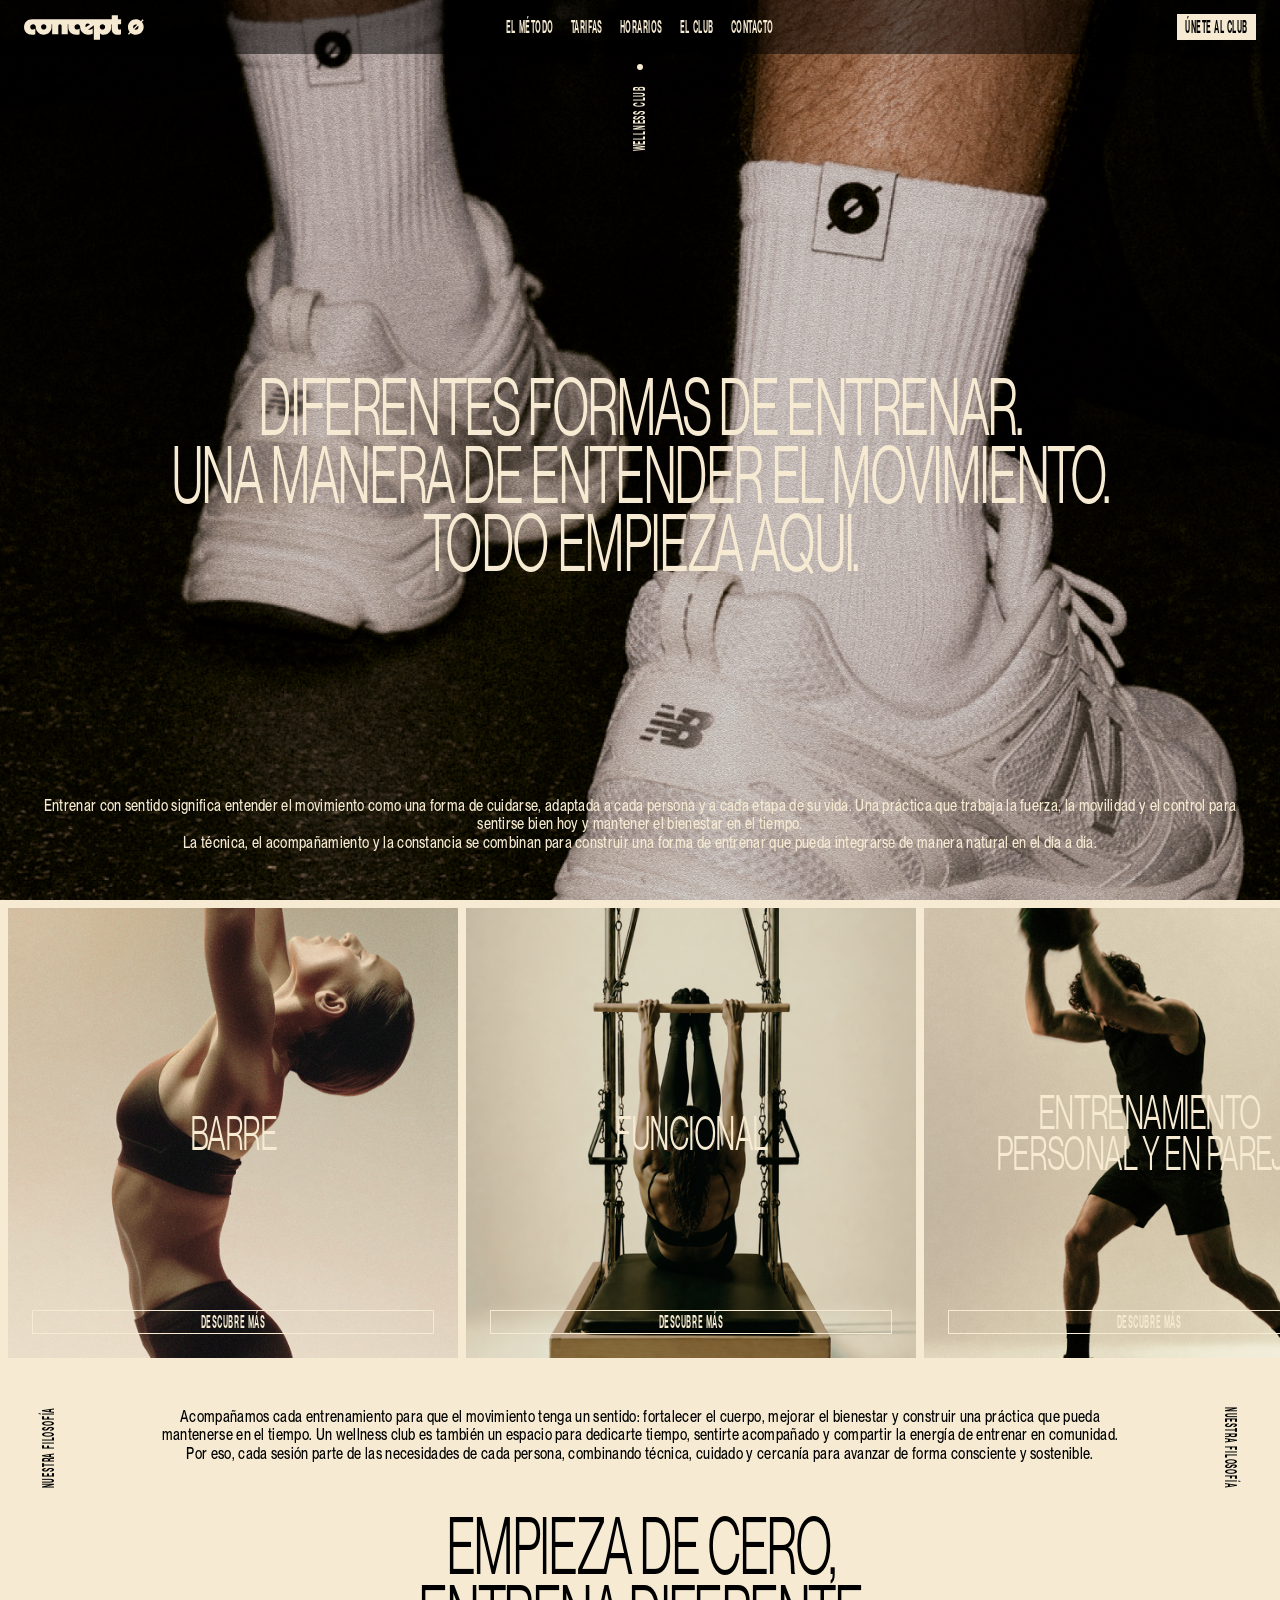
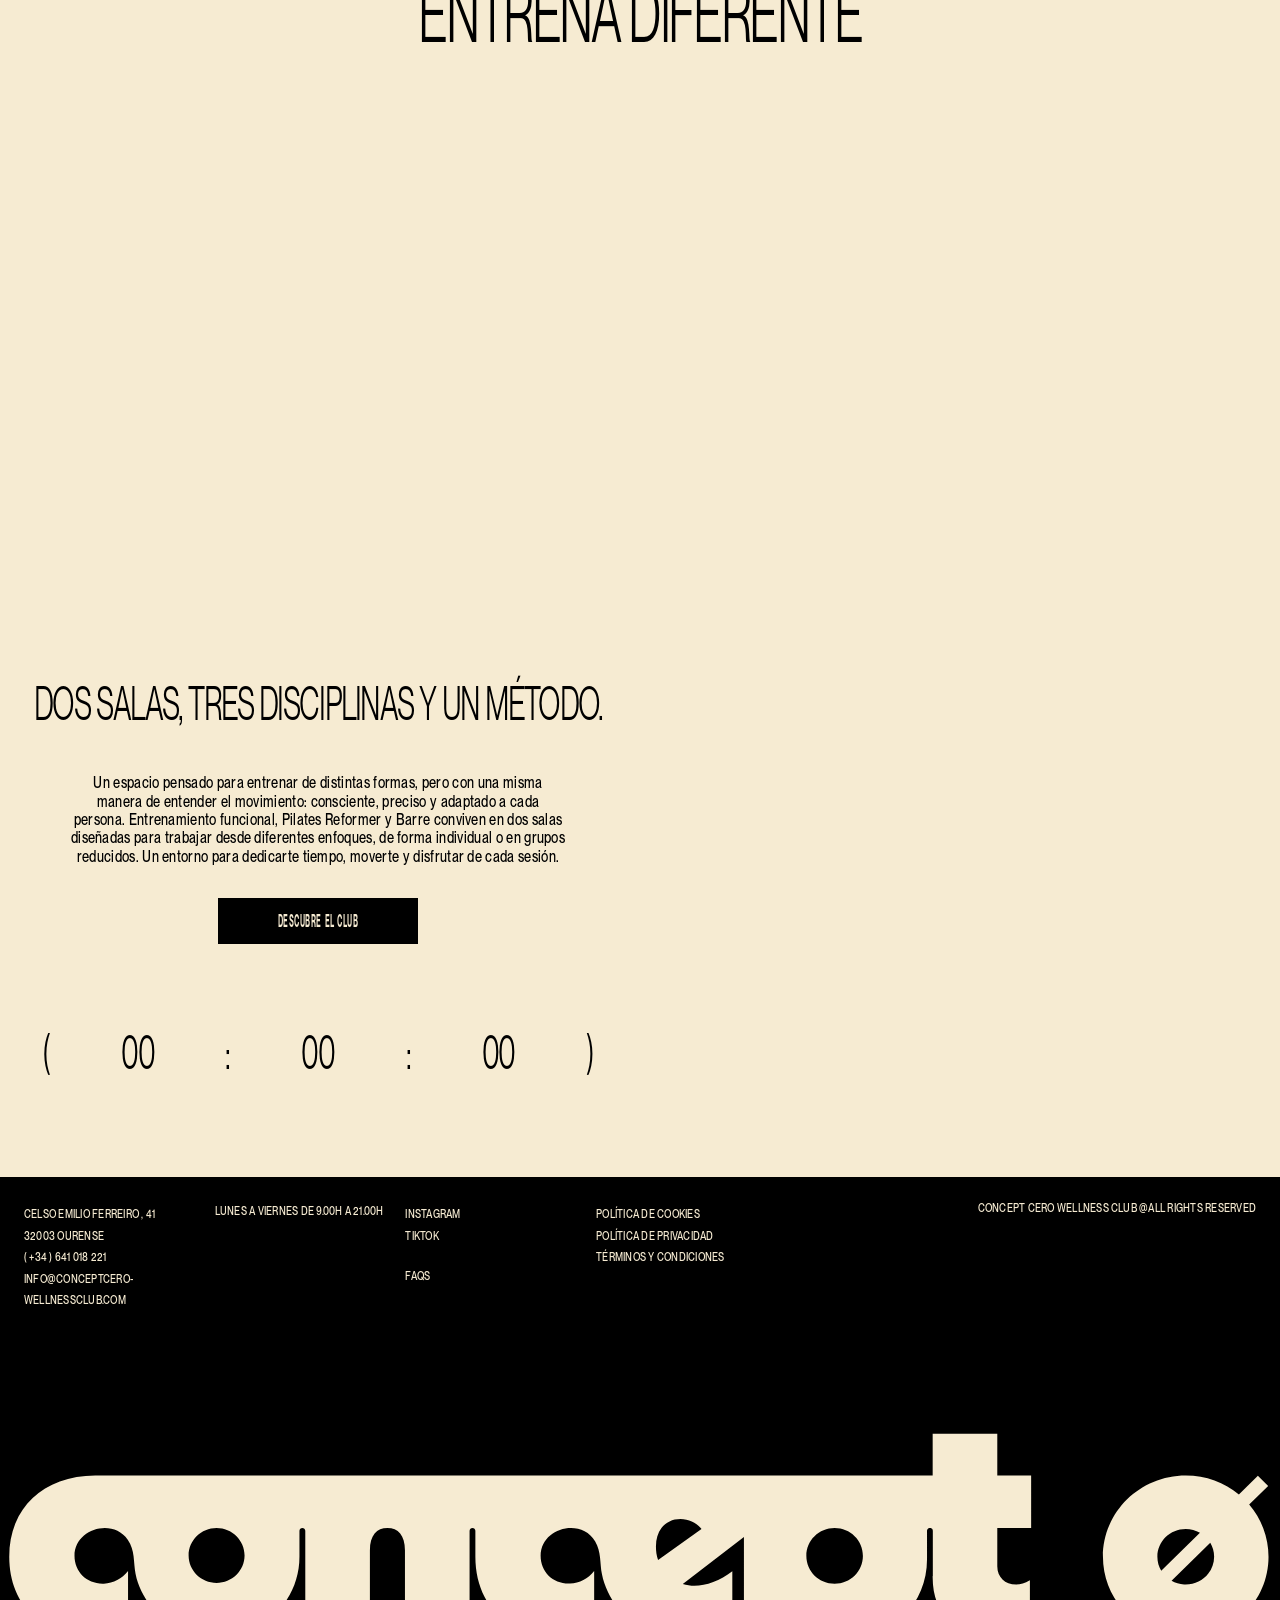
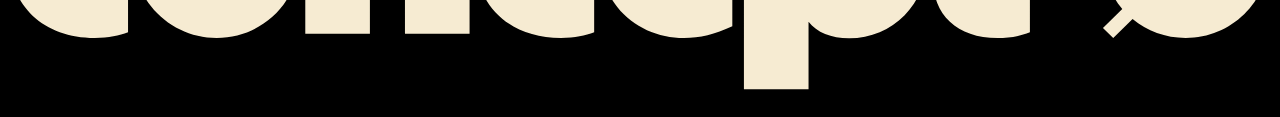
<file: index.html>
<!doctype html>
<html>
    <head>
        <meta charset="utf-8" />
        <meta name="viewport" content="initial-scale=1, width=device-width" />

        <link rel="stylesheet" href="css/globales.css" />
        <link rel="stylesheet" href="css/componentes/timer.css" />
        <link rel="stylesheet" href="css/componentes/galeria.css" />
        <link rel="stylesheet" href="css/index.css" />
        <script src="js/scripts-comunes.js"></script>
        <script src="js/index.js"></script>
        <title>Concept Cero - Inicio</title>
    </head>
    <body data-logorario-theme="light">
        <div id="nav-superior-placeholder"></div>

        <div class="home">
            <main class="contenido-base">
                <!-- HERO -->
                <section class="seccion-base seccion-index">
                    <picture>
                        <source media="(max-width: 768px)" srcset="img_v2/3_Mobile/1_Home/img1.jpg" />
                        <img class="img-fondo-base" alt="" src="img_v2/2_Desktop/1_Home/img1.jpg" />
                    </picture>

                    <div id="logorario-placeholder"></div>

                    <h2 class="titulo-base">
                        DIFERENTES FORMAS DE ENTRENAR.<br />
                        UNA MANERA DE ENTENDER EL MOVIMIENTO.<br />
                        TODO EMPIEZA AQUÍ.
                    </h2>
                    <p class="subtitulo-base">
                        Entrenar con sentido significa entender el movimiento como una forma de cuidarse, adaptada a cada persona y a cada etapa de su vida. Una práctica que trabaja la fuerza, la movilidad y el control para sentirse bien hoy y mantener el bienestar en el tiempo.
                        <span class="subtitulo-extra"> <br />La técnica, el acompañamiento y la constancia se combinan para construir una forma de entrenar que pueda integrarse de manera natural en el día a día. </span>
                    </p>
                </section>

                <!-- GALERÍA DE SERVICIOS con 3 copias -->
                <div class="galeria-wrapper">
                    <div class="galeria-track">
                        <!-- Copia 1 -->
                        <section class="galeria-card">
                            <picture>
                                <source media="(max-width: 768px)" srcset="img_v2/3_Mobile/1_Home/img2.jpg" />
                                <img class="card-img" alt="" src="img_v2/2_Desktop/1_Home/img2.jpg" />
                            </picture>
                            <picture>
                                <source media="(max-width: 768px)" srcset="img_v2/3_Mobile/1_Home/img3.jpg" />
                                <img class="card-img hover-img" alt="" src="img_v2/2_Desktop/1_Home/img3.jpg" />
                            </picture>
                            <h3 class="card-title">BARRE</h3>
                            <a href="metodo.html" class="card-btn buttonslinks" aria-label="Reservar Entrenamiento Personal">DESCUBRE MÁS</a>
                        </section>
                        <section class="galeria-card">
                            <picture>
                                <source media="(max-width: 768px)" srcset="img_v2/3_Mobile/1_Home/img4.jpg" />
                                <img class="card-img" alt="" src="img_v2/2_Desktop/1_Home/img4.jpg" />
                            </picture>
                            <picture>
                                <source media="(max-width: 768px)" srcset="img_v2/3_Mobile/1_Home/img5.jpg" />
                                <img class="card-img hover-img" alt="" src="img_v2/2_Desktop/1_Home/img5.jpg" />
                            </picture>
                            <h3 class="card-title">FUNCIONAL</h3>
                            <a href="metodo.html" class="card-btn buttonslinks" aria-label="Reservar Funcional">DESCUBRE MÁS</a>
                        </section>
                        <section class="galeria-card">
                            <picture>
                                <source media="(max-width: 768px)" srcset="img_v2/3_Mobile/1_Home/img6.jpg" />
                                <img class="card-img" alt="" src="img_v2/2_Desktop/1_Home/img6.jpg" />
                            </picture>
                            <picture>
                                <source media="(max-width: 768px)" srcset="img_v2/3_Mobile/1_Home/img7.jpg" />
                                <img class="card-img hover-img" alt="" src="img_v2/2_Desktop/1_Home/img7.jpg" />
                            </picture>
                            <h3 class="card-title">ENTRENAMIENTO<br />PERSONAL Y EN PAREJA</h3>
                            <a href="metodo.html" class="card-btn buttonslinks" aria-label="Reservar Pilates Reformer">DESCUBRE MÁS</a>
                        </section>
                        <section class="galeria-card">
                            <picture>
                                <source media="(max-width: 768px)" srcset="img_v2/3_Mobile/1_Home/img8.jpg" />
                                <img class="card-img" alt="" src="img_v2/2_Desktop/1_Home/img8.jpg" />
                            </picture>
                            <picture>
                                <source media="(max-width: 768px)" srcset="img_v2/3_Mobile/1_Home/img9.jpg" />
                                <img class="card-img hover-img" alt="" src="img_v2/2_Desktop/1_Home/img9.jpg" />
                            </picture>
                            <h3 class="card-title">PILATES REFORMER</h3>
                            <a href="metodo.html" class="card-btn buttonslinks" aria-label="Reservar Barre">DESCUBRE MÁS</a>
                        </section>
                        <section class="galeria-card">
                            <picture>
                                <source media="(max-width: 768px)" srcset="img_v2/3_Mobile/1_Home/img10.jpg" />
                                <img class="card-img" alt="" src="img_v2/2_Desktop/1_Home/img10.jpg" />
                            </picture>
                            <picture>
                                <source media="(max-width: 768px)" srcset="img_v2/3_Mobile/1_Home/img11.jpg" />
                                <img class="card-img hover-img" alt="" src="img_v2/2_Desktop/1_Home/img11.jpg" />
                            </picture>
                            <h3 class="card-title">WELLNESS SENIOR</h3>
                            <a href="metodo.html" class="card-btn buttonslinks" aria-label="Reservar Barre">DESCUBRE MÁS</a>
                        </section>

                        <!-- Copia 2 -->
                        <section class="galeria-card">
                            <picture>
                                <source media="(max-width: 768px)" srcset="img_v2/3_Mobile/1_Home/img2.jpg" />
                                <img class="card-img" alt="" src="img_v2/2_Desktop/1_Home/img2.jpg" />
                            </picture>
                            <picture>
                                <source media="(max-width: 768px)" srcset="img_v2/3_Mobile/1_Home/img3.jpg" />
                                <img class="card-img hover-img" alt="" src="img_v2/2_Desktop/1_Home/img3.jpg" />
                            </picture>
                            <h3 class="card-title">BARRE</h3>
                            <a href="metodo.html" class="card-btn buttonslinks" aria-label="Reservar Entrenamiento Personal">DESCUBRE MÁS</a>
                        </section>
                        <section class="galeria-card">
                            <picture>
                                <source media="(max-width: 768px)" srcset="img_v2/3_Mobile/1_Home/img4.jpg" />
                                <img class="card-img" alt="" src="img_v2/2_Desktop/1_Home/img4.jpg" />
                            </picture>
                            <picture>
                                <source media="(max-width: 768px)" srcset="img_v2/3_Mobile/1_Home/img5.jpg" />
                                <img class="card-img hover-img" alt="" src="img_v2/2_Desktop/1_Home/img5.jpg" />
                            </picture>
                            <h3 class="card-title">FUNCIONAL</h3>
                            <a href="metodo.html" class="card-btn buttonslinks" aria-label="Reservar Funcional">DESCUBRE MÁS</a>
                        </section>
                        <section class="galeria-card">
                            <picture>
                                <source media="(max-width: 768px)" srcset="img_v2/3_Mobile/1_Home/img6.jpg" />
                                <img class="card-img" alt="" src="img_v2/2_Desktop/1_Home/img6.jpg" />
                            </picture>
                            <picture>
                                <source media="(max-width: 768px)" srcset="img_v2/3_Mobile/1_Home/img7.jpg" />
                                <img class="card-img hover-img" alt="" src="img_v2/2_Desktop/1_Home/img7.jpg" />
                            </picture>
                            <h3 class="card-title">ENTRENAMIENTO<br />PERSONAL Y EN PAREJA</h3>
                            <a href="metodo.html" class="card-btn buttonslinks" aria-label="Reservar Pilates Reformer">DESCUBRE MÁS</a>
                        </section>
                        <section class="galeria-card">
                            <picture>
                                <source media="(max-width: 768px)" srcset="img_v2/3_Mobile/1_Home/img8.jpg" />
                                <img class="card-img" alt="" src="img_v2/2_Desktop/1_Home/img8.jpg" />
                            </picture>
                            <picture>
                                <source media="(max-width: 768px)" srcset="img_v2/3_Mobile/1_Home/img9.jpg" />
                                <img class="card-img hover-img" alt="" src="img_v2/2_Desktop/1_Home/img9.jpg" />
                            </picture>
                            <h3 class="card-title">PILATES REFORMER</h3>
                            <a href="metodo.html" class="card-btn buttonslinks" aria-label="Reservar Barre">DESCUBRE MÁS</a>
                        </section>
                        <section class="galeria-card">
                            <picture>
                                <source media="(max-width: 768px)" srcset="img_v2/3_Mobile/1_Home/img10.jpg" />
                                <img class="card-img" alt="" src="img_v2/2_Desktop/1_Home/img10.jpg" />
                            </picture>
                            <picture>
                                <source media="(max-width: 768px)" srcset="img_v2/3_Mobile/1_Home/img11.jpg" />
                                <img class="card-img hover-img" alt="" src="img_v2/2_Desktop/1_Home/img11.jpg" />
                            </picture>
                            <h3 class="card-title">WELLNESS SENIOR</h3>
                            <a href="metodo.html" class="card-btn buttonslinks" aria-label="Reservar Barre">DESCUBRE MÁS</a>
                        </section>

                        <!-- Copia 3 -->
                        <section class="galeria-card">
                            <picture>
                                <source media="(max-width: 768px)" srcset="img_v2/3_Mobile/1_Home/img2.jpg" />
                                <img class="card-img" alt="" src="img_v2/2_Desktop/1_Home/img2.jpg" />
                            </picture>
                            <picture>
                                <source media="(max-width: 768px)" srcset="img_v2/3_Mobile/1_Home/img3.jpg" />
                                <img class="card-img hover-img" alt="" src="img_v2/2_Desktop/1_Home/img3.jpg" />
                            </picture>
                            <h3 class="card-title">BARRE</h3>
                            <a href="metodo.html" class="card-btn buttonslinks" aria-label="Reservar Entrenamiento Personal">DESCUBRE MÁS</a>
                        </section>
                        <section class="galeria-card">
                            <picture>
                                <source media="(max-width: 768px)" srcset="img_v2/3_Mobile/1_Home/img4.jpg" />
                                <img class="card-img" alt="" src="img_v2/2_Desktop/1_Home/img4.jpg" />
                            </picture>
                            <picture>
                                <source media="(max-width: 768px)" srcset="img_v2/3_Mobile/1_Home/img5.jpg" />
                                <img class="card-img hover-img" alt="" src="img_v2/2_Desktop/1_Home/img5.jpg" />
                            </picture>
                            <h3 class="card-title">FUNCIONAL</h3>
                            <a href="metodo.html" class="card-btn buttonslinks" aria-label="Reservar Funcional">DESCUBRE MÁS</a>
                        </section>
                        <section class="galeria-card">
                            <picture>
                                <source media="(max-width: 768px)" srcset="img_v2/3_Mobile/1_Home/img6.jpg" />
                                <img class="card-img" alt="" src="img_v2/2_Desktop/1_Home/img6.jpg" />
                            </picture>
                            <picture>
                                <source media="(max-width: 768px)" srcset="img_v2/3_Mobile/1_Home/img7.jpg" />
                                <img class="card-img hover-img" alt="" src="img_v2/2_Desktop/1_Home/img7.jpg" />
                            </picture>
                            <h3 class="card-title">ENTRENAMIENTO<br />PERSONAL Y EN PAREJA</h3>
                            <a href="metodo.html" class="card-btn buttonslinks" aria-label="Reservar Pilates Reformer">DESCUBRE MÁS</a>
                        </section>
                        <section class="galeria-card">
                            <picture>
                                <source media="(max-width: 768px)" srcset="img_v2/3_Mobile/1_Home/img8.jpg" />
                                <img class="card-img" alt="" src="img_v2/2_Desktop/1_Home/img8.jpg" />
                            </picture>
                            <picture>
                                <source media="(max-width: 768px)" srcset="img_v2/3_Mobile/1_Home/img9.jpg" />
                                <img class="card-img hover-img" alt="" src="img_v2/2_Desktop/1_Home/img9.jpg" />
                            </picture>
                            <h3 class="card-title">PILATES REFORMER</h3>
                            <a href="metodo.html" class="card-btn buttonslinks" aria-label="Reservar Barre">DESCUBRE MÁS</a>
                        </section>
                        <section class="galeria-card">
                            <picture>
                                <source media="(max-width: 768px)" srcset="img_v2/3_Mobile/1_Home/img10.jpg" />
                                <img class="card-img" alt="" src="img_v2/2_Desktop/1_Home/img10.jpg" />
                            </picture>
                            <picture>
                                <source media="(max-width: 768px)" srcset="img_v2/3_Mobile/1_Home/img11.jpg" />
                                <img class="card-img hover-img" alt="" src="img_v2/2_Desktop/1_Home/img11.jpg" />
                            </picture>
                            <h3 class="card-title">WELLNESS SENIOR</h3>
                            <a href="metodo.html" class="card-btn buttonslinks" aria-label="Reservar Barre">DESCUBRE MÁS</a>
                        </section>
                    </div>
                    <div class="cosas-movil">
                        <div class="puntitos">
                            <span class="dot active"></span>
                            <span class="dot"></span>
                            <span class="dot"></span>
                            <span class="dot"></span>
                            <span class="dot"></span>
                        </div>
                    </div>
                </div>

                <!-- FILOSOFÍA -->
                <div class="bloque-filosofia">
                    <div class="bloque-filosofia-inner">
                        <p class="texto-filosofia">
                            Acompañamos cada entrenamiento para que el movimiento tenga un sentido: fortalecer el cuerpo, mejorar el bienestar y construir una práctica que pueda mantenerse en el tiempo. Un wellness club es también un espacio para dedicarte tiempo, sentirte acompañado y compartir la energía de entrenar en comunidad. Por eso, cada sesión parte de las necesidades de cada persona,
                            combinando técnica, cuidado y cercanía para avanzar de forma consciente y sostenible.
                        </p>
                        <h2 class="titulo-filosofia">EMPIEZA DE CERO,<br />ENTRENA DIFERENTE</h2>
                    </div>
                    <h6 class="filosofia-label izquierda">NUESTRA FILOSOFÍA</h6>
                    <h6 class="filosofia-label derecha">NUESTRA FILOSOFÍA</h6>
                </div>

                <!-- CARRUSEL SIMPLE CON CLON -->
                <div class="bloque-carrusel">
                    <div class="carrusel-wrapper">
                        <div class="carrusel-track">
                            <picture>
                                <source media="(max-width: 768px)" srcset="img_v2/3_Mobile/1_Home/img13.jpg" />
                                <img class="carrusel-imagen" loading="lazy" alt="Instalación 1" src="img_v2/2_Desktop/1_Home/img13.jpg" />
                            </picture>
                            <picture>
                                <source media="(max-width: 768px)" srcset="img_v2/3_Mobile/1_Home/img14.jpg" />
                                <img class="carrusel-imagen" loading="lazy" alt="Instalación 2" src="img_v2/2_Desktop/1_Home/img14.jpg" />
                            </picture>
                            <picture>
                                <source media="(max-width: 768px)" srcset="img_v2/3_Mobile/1_Home/img15.jpg" />
                                <img class="carrusel-imagen" loading="lazy" alt="Instalación 3" src="img_v2/2_Desktop/1_Home/img15.jpg" />
                            </picture>
                            <picture>
                                <source media="(max-width: 768px)" srcset="img_v2/3_Mobile/1_Home/img16.jpg" />
                                <img class="carrusel-imagen" loading="lazy" alt="Instalación 4" src="img_v2/2_Desktop/1_Home/img16.jpg" />
                            </picture>
                            <picture>
                                <source media="(max-width: 768px)" srcset="img_v2/3_Mobile/1_Home/img17.jpg" />
                                <img class="carrusel-imagen" loading="lazy" alt="Instalación 5" src="img_v2/2_Desktop/1_Home/img17.jpg" />
                            </picture>
                            <picture>
                                <source media="(max-width: 768px)" srcset="img_v2/3_Mobile/1_Home/img18.jpg" />
                                <img class="carrusel-imagen" loading="lazy" alt="Instalación 6" src="img_v2/2_Desktop/1_Home/img18.jpg" />
                            </picture>
                            <picture>
                                <source media="(max-width: 768px)" srcset="img_v2/3_Mobile/1_Home/img13.jpg" />
                                <img class="carrusel-imagen" loading="lazy" alt="Instalación 1" src="img_v2/2_Desktop/1_Home/img13.jpg" />
                            </picture>
                        </div>
                    </div>
                    <div class="carrusel-info-lateral">
                        <picture>
                            <source media="(max-width: 768px)" srcset="img_v2/3_Mobile/1_Home/img12.jpg" />
                            <img class="carrusel-info-imagen" loading="lazy" alt="Imagen lateral del club" src="img_v2/2_Desktop/1_Home/img12.jpg" />
                        </picture>
                        <div class="carrusel-info-contenido">
                            <section class="carrusel-info-texto-grupo">
                                <h3>DOS SALAS, TRES DISCIPLINAS Y UN MÉTODO.</h3>
                                <p class="carrusel-info-descripcion">
                                </br>Un espacio pensado para entrenar de distintas formas, pero con una misma manera de entender el movimiento: consciente, preciso y adaptado a cada persona. Entrenamiento funcional, Pilates Reformer y Barre conviven en dos salas diseñadas para trabajar desde diferentes enfoques, de forma individual o en grupos reducidos. Un entorno para dedicarte tiempo, moverte y
                                    disfrutar de cada sesión.
                                </p>
                                <a href="club.html" class="boton-negro buttonslinks">DESCUBRE EL CLUB</a>
                            </section>
                            <div id="timer-placeholder"></div>
                        </div>
                    </div>
                </div>
            </main>
            <div id="footer-placeholder"></div>
        </div>
    </body>
</html>
</file>
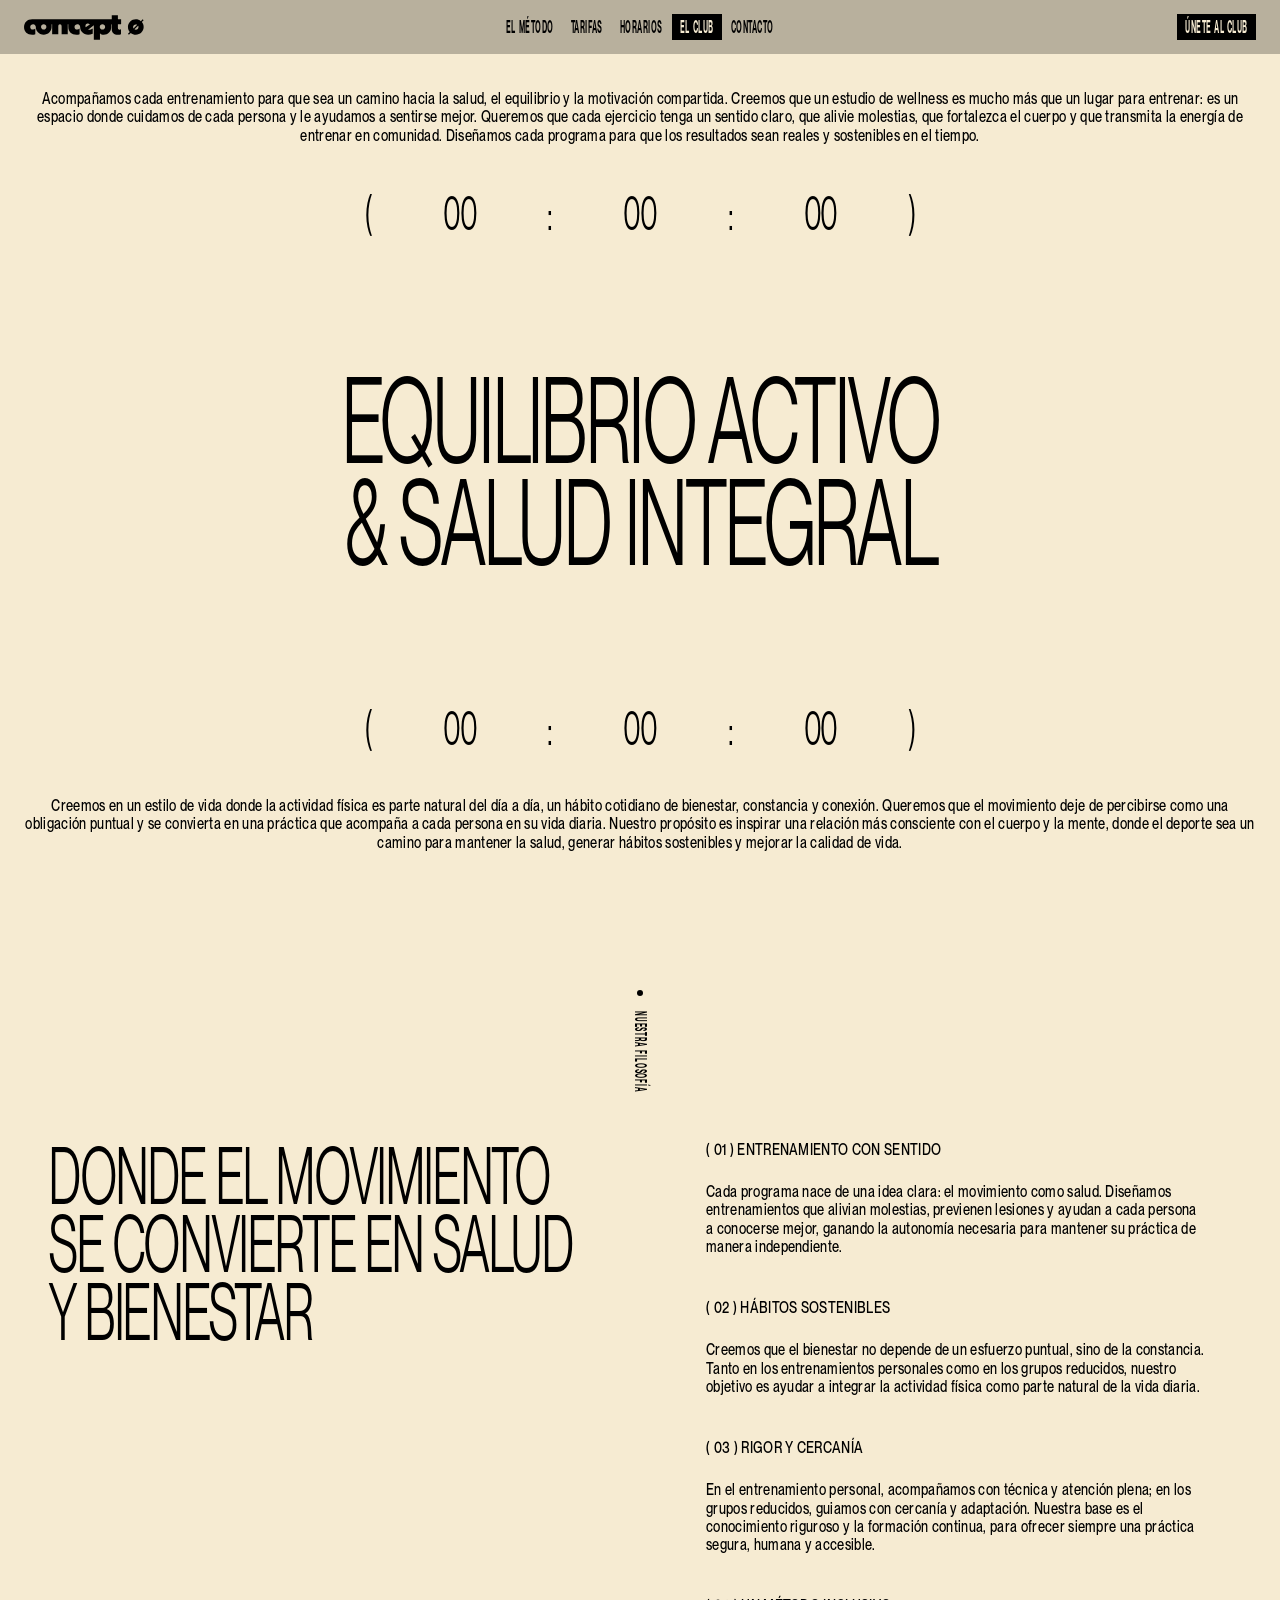
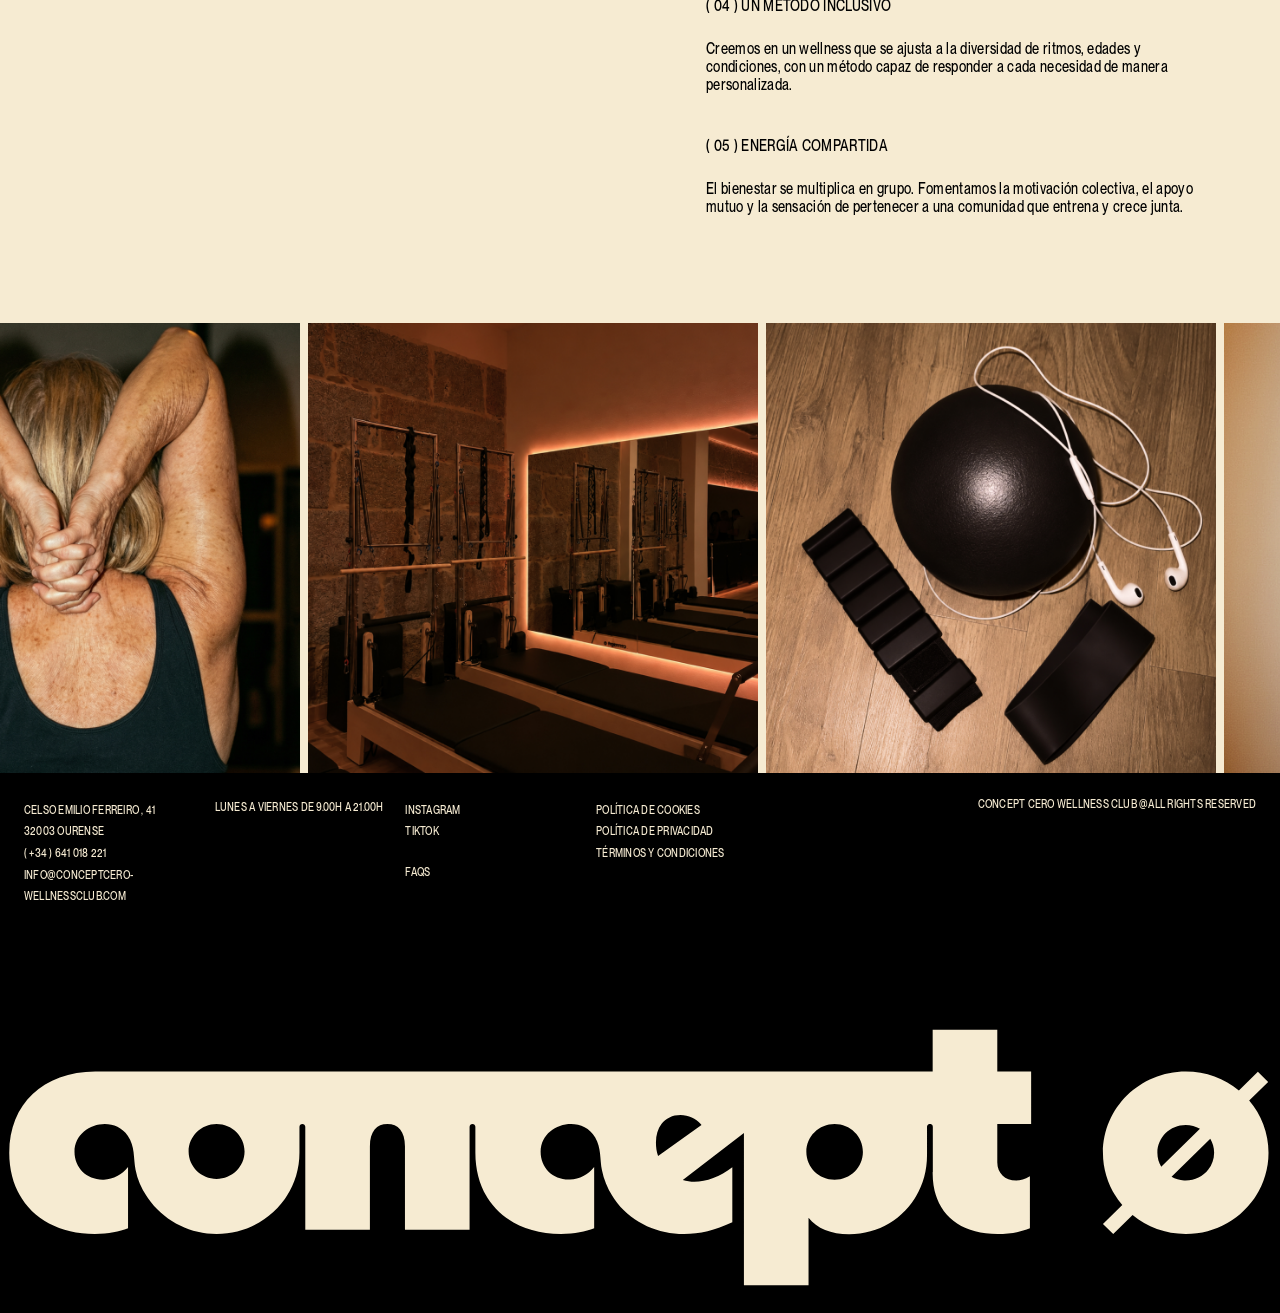
<file: club.html>
<!doctype html>
<html lang="es">
    <head>
        <meta charset="utf-8" />
        <meta name="viewport" content="initial-scale=1, width=device-width" />

        <link rel="stylesheet" href="css/globales.css" />
        <link rel="stylesheet" href="css/componentes/timer.css" />
        <link rel="stylesheet" href="css/componentes/galeria.css" />
        <link rel="stylesheet" href="css/club.css" />

        <script src="js/scripts-comunes.js"></script>
        <script src="js/club.js"></script>
        <title>Concept Cero - El Club</title>
    </head>
    <body data-logorario-theme="dark">
        <div class="home">
            <main class="contenido-base">
                <div id="nav-superior-placeholder"></div>
                <section class="seccion-base seccion-club">
                    <!-- Vídeo de fondo -->
                    <video class="club-video-bg" autoplay muted loop playsinline>
                        <source src="img_opti/img17_1.mp4" type="video/mp4" />
                    </video>

                    <!-- Grupo superior: texto + timer -->
                    <div class="grupo-superior">
                        <p class="club-texto-arriba">
                            Acompañamos cada entrenamiento para que sea un camino hacia la salud, el equilibrio y la motivación compartida. Creemos que un estudio de wellness es mucho más que un lugar para entrenar: es un espacio donde cuidamos de cada persona y le ayudamos a sentirse mejor.
                            <span class="club-texto-extra">Queremos que cada ejercicio tenga un sentido claro, que alivie molestias, que fortalezca el cuerpo y que transmita la energía de entrenar en comunidad. Diseñamos cada programa para que los resultados sean reales y sostenibles en el tiempo.</span>
                        </p>
                        <div class="club-timer-arriba">
                            <div id="timer-arriba-placeholder"></div>
                        </div>
                    </div>

                    <!-- Título (fila central) -->
                    <h1 class="club-titulo">EQUILIBRIO ACTIVO<br />& SALUD INTEGRAL</h1>

                    <!-- Grupo inferior: timer + texto -->
                    <div class="grupo-inferior">
                        <div class="club-timer-abajo">
                            <div id="timer-abajo-placeholder"></div>
                        </div>

                        <p class="club-texto-abajo">
                            Creemos en un estilo de vida donde la actividad física es parte natural del día a día, un hábito cotidiano de bienestar, constancia y conexión. Queremos que el movimiento deje de percibirse como una obligación puntual y se convierta en una práctica que acompaña a cada persona en su vida diaria.
                            <span class="club-texto-extra">Nuestro propósito es inspirar una relación más consciente con el cuerpo y la mente, donde el deporte sea un camino para mantener la salud, generar hábitos sostenibles y mejorar la calidad de vida. </span>
                        </p>
                    </div>
                </section>

                <section class="club-debajo">
                    <div id="logorario-debajo-placeholder"></div>

                    <div class="club-main-grid">
                        <div class="club-col-izq">
                            <h2 class="club-debajo-h2">DONDE EL MOVIMIENTO SE CONVIERTE EN SALUD Y BIENESTAR</h2>
                        </div>
                        <div class="club-col-der">
                            <p class="club-debajo-p">( 01 )  ENTRENAMIENTO CON SENTIDO</p>
                            <p class="club-debajo-p">Cada programa nace de una idea clara: el movimiento como salud. Diseñamos entrenamientos que alivian molestias, previenen lesiones y ayudan a cada persona a conocerse mejor, ganando la autonomía necesaria para mantener su práctica de manera independiente.</br></br></p>

                            <p class="club-debajo-p">( 02 )  HÁBITOS SOSTENIBLES</p>
                            <p class="club-debajo-p">Creemos que el bienestar no depende de un esfuerzo puntual, sino de la constancia. Tanto en los entrenamientos personales como en los grupos reducidos, nuestro objetivo es ayudar a integrar la actividad física como parte natural de la vida diaria.</br></br></p>

                            <p class="club-debajo-p">( 03 )  RIGOR Y CERCANÍA</p>
                            <p class="club-debajo-p">En el entrenamiento personal, acompañamos con técnica y atención plena; en los grupos reducidos, guiamos con cercanía y adaptación. Nuestra base es el conocimiento riguroso y la formación continua, para ofrecer siempre una práctica segura, humana y accesible.</br></br></p>
                        
                            <p class="club-debajo-p">( 04 )  UN MÉTODO INCLUSIVO</p>
                            <p class="club-debajo-p">Creemos en un wellness que se ajusta a la diversidad de ritmos, edades y condiciones, con un método capaz de responder a cada necesidad de manera personalizada.</br></br></p>

                            <p class="club-debajo-p">( 05 )  ENERGÍA COMPARTIDA</p>
                            <p class="club-debajo-p">El bienestar se multiplica en grupo. Fomentamos la motivación colectiva, el apoyo mutuo y la sensación de pertenecer a una comunidad que entrena y crece junta.</br></br></p>
                        </div>
                    </div>
                </section>

                <!-- GALERÍA AUTOMÁTICA con 3 copias -->
                <div class="galeria-wrapper galeria-automatica">
                    <div class="galeria-track">
                        <!-- Copia 1 -->
                        <div class="galeria-card">
                            <picture>
                                <source media="(max-width: 768px)" srcset="img_v2/3_Mobile/5_El%20Club/img27.jpg" />
                                <img src="img_v2/2_Desktop/5_El%20Club/img27.jpg" alt="" />
                            </picture>
                        </div>
                        <div class="galeria-card">
                            <picture>
                                <source media="(max-width: 768px)" srcset="img_v2/3_Mobile/5_El%20Club/img28.jpg" />
                                <img src="img_v2/2_Desktop/5_El%20Club/img28.jpg" alt="" />
                            </picture>
                        </div>
                        <div class="galeria-card">
                            <picture>
                                <source media="(max-width: 768px)" srcset="img_v2/3_Mobile/5_El%20Club/img29.jpg" />
                                <img src="img_v2/2_Desktop/5_El%20Club/img29.jpg" alt="" />
                            </picture>
                        </div>
                        <div class="galeria-card">
                            <picture>
                                <source media="(max-width: 768px)" srcset="img_v2/3_Mobile/5_El%20Club/img30.jpg" />
                                <img src="img_v2/2_Desktop/5_El%20Club/img30.jpg" alt="" />
                            </picture>
                        </div>

                        <!-- Copia 2 -->
                        <div class="galeria-card">
                            <picture>
                                <source media="(max-width: 768px)" srcset="img_v2/3_Mobile/5_El%20Club/img27.jpg" />
                                <img src="img_v2/2_Desktop/5_El%20Club/img27.jpg" alt="" />
                            </picture>
                        </div>
                        <div class="galeria-card">
                            <picture>
                                <source media="(max-width: 768px)" srcset="img_v2/3_Mobile/5_El%20Club/img28.jpg" />
                                <img src="img_v2/2_Desktop/5_El%20Club/img28.jpg" alt="" />
                            </picture>
                        </div>
                        <div class="galeria-card">
                            <picture>
                                <source media="(max-width: 768px)" srcset="img_v2/3_Mobile/5_El%20Club/img29.jpg" />
                                <img src="img_v2/2_Desktop/5_El%20Club/img29.jpg" alt="" />
                            </picture>
                        </div>
                        <div class="galeria-card">
                            <picture>
                                <source media="(max-width: 768px)" srcset="img_v2/3_Mobile/5_El%20Club/img30.jpg" />
                                <img src="img_v2/2_Desktop/5_El%20Club/img30.jpg" alt="" />
                            </picture>
                        </div>

                        <!-- Copia 3 -->
                        <div class="galeria-card">
                            <picture>
                                <source media="(max-width: 768px)" srcset="img_v2/3_Mobile/5_El%20Club/img27.jpg" />
                                <img src="img_v2/2_Desktop/5_El%20Club/img27.jpg" alt="" />
                            </picture>
                        </div>
                        <div class="galeria-card">
                            <picture>
                                <source media="(max-width: 768px)" srcset="img_v2/3_Mobile/5_El%20Club/img28.jpg" />
                                <img src="img_v2/2_Desktop/5_El%20Club/img28.jpg" alt="" />
                            </picture>
                        </div>
                        <div class="galeria-card">
                            <picture>
                                <source media="(max-width: 768px)" srcset="img_v2/3_Mobile/5_El%20Club/img29.jpg" />
                                <img src="img_v2/2_Desktop/5_El%20Club/img29.jpg" alt="" />
                            </picture>
                        </div>
                        <div class="galeria-card">
                            <picture>
                                <source media="(max-width: 768px)" srcset="img_v2/3_Mobile/5_El%20Club/img30.jpg" />
                                <img src="img_v2/2_Desktop/5_El%20Club/img30.jpg" alt="" />
                            </picture>
                        </div>
                    </div>
                </div>
            </main>

            <div id="footer-placeholder"></div>
        </div>
    </body>
</html>
</file>
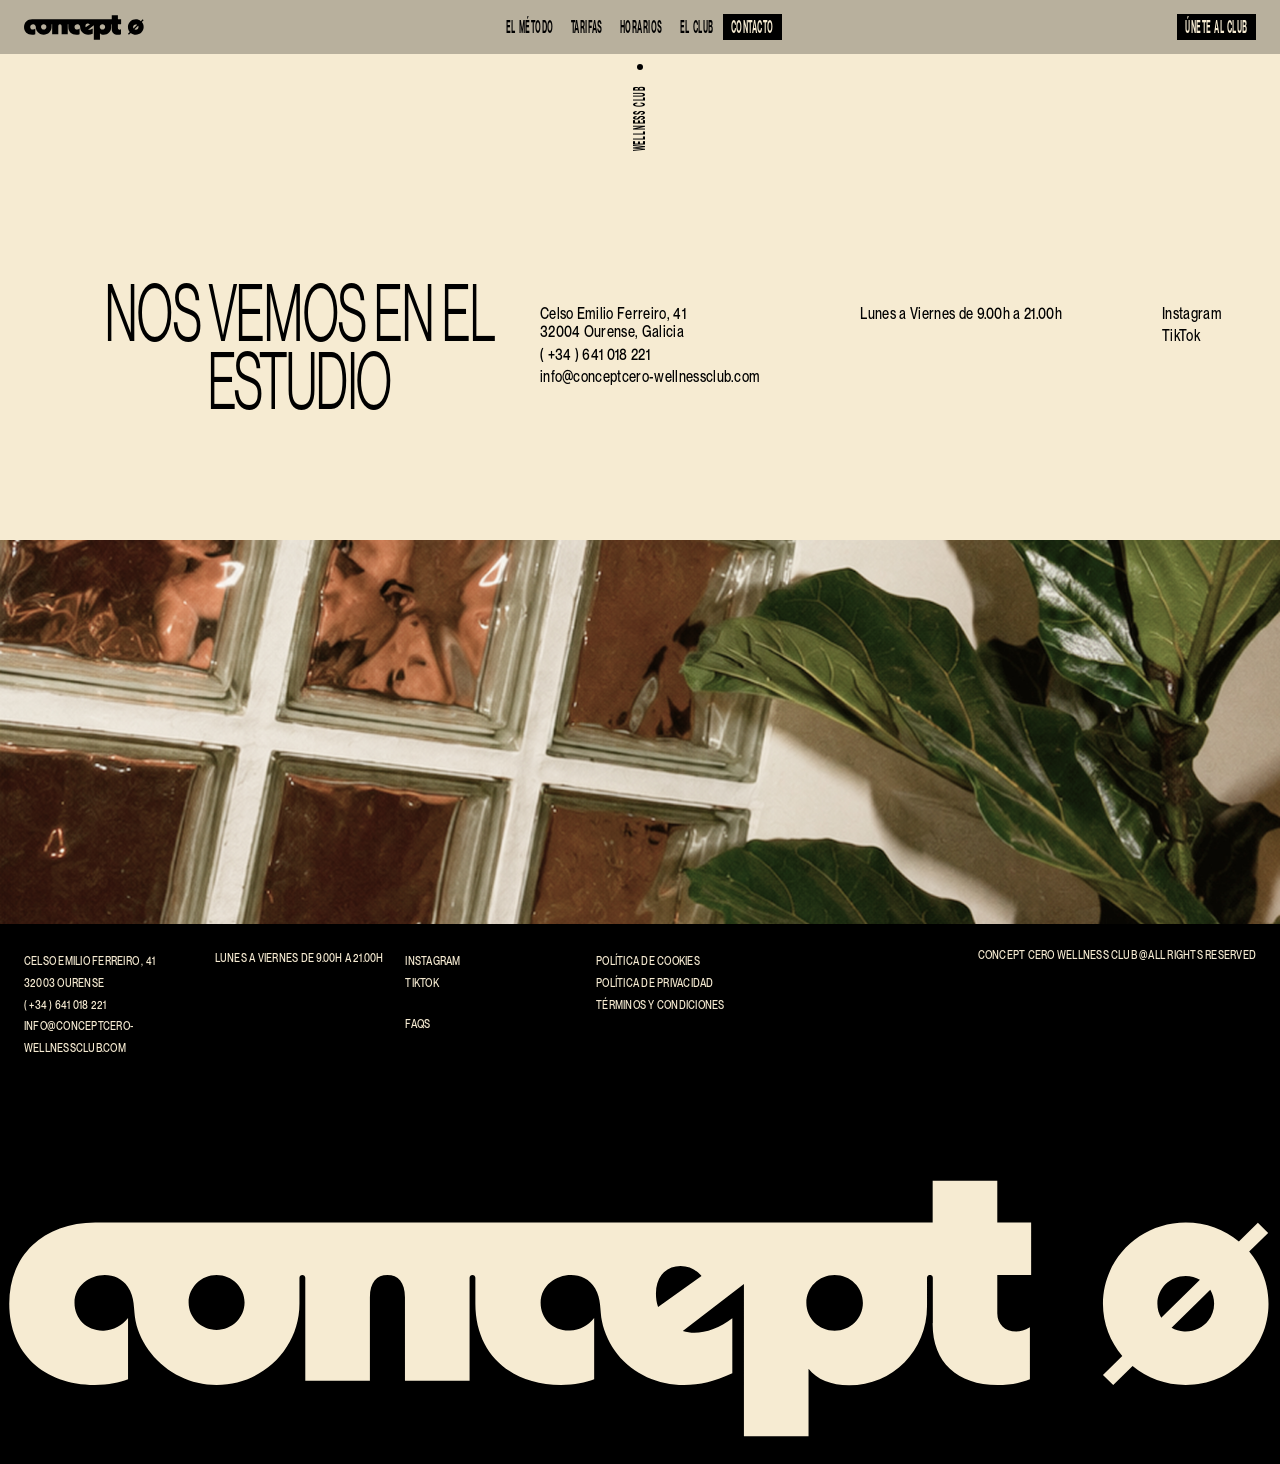
<file: contacto.html>
<!doctype html>
<html>
    <head>
        <meta charset="utf-8" />
        <meta name="viewport" content="initial-scale=1, width=device-width" />

        <link rel="stylesheet" href="css/globales.css" />
        <link rel="stylesheet" href="css/componentes/timer.css" />
        <link rel="stylesheet" href="css/contacto.css" />
        <!-- Cargador de componentes comunes -->
        <script src="js/scripts-comunes.js"></script>
        <title>Concept Cero - Contacto</title>
    </head>
    <body data-logorario-theme="dark">
        <div id="nav-superior-placeholder"></div>

        <div class="home">
            <main class="contenido-base">
                <section class="seccion-base seccion-secundaria seccion-contacto">
                    <div id="logorario-placeholder"></div>

                    <div class="contacto-main-grid">
                        <div class="contacto-col-izq">
                            <h2 class="titulo-secundario">NOS VEMOS EN EL ESTUDIO</h2>
                        </div>
                        <div class="contacto-col-der">
                            <div class="contacto-subgrid">
                                <div class="contacto-subgrid-col">
                                    <a href="https://maps.app.goo.gl/q8g4xfBC1sHGRAJ2A" target="_blank" rel="noopener noreferrer"><p>Celso Emilio Ferreiro, 41</br>32004 Ourense, Galicia</p></a>
                                    <a href="tel:+34988123456"><p>( +34 ) 641 018 221</p></a>
                                    <a href="mailto:info@conceptcero-wellnessclub.com"><p>info@conceptcero-wellnessclub.com</p></a>
                                </div>
                                <div class="contacto-subgrid-col">
                                    <p>Lunes a Viernes de 9.00h a 21.00h</p>
                                </div>
                                <div class="contacto-subgrid-col">
                                    <a href="https://www.instagram.com/concept" target="_blank" rel="noopener noreferrer"><p>Instagram</p></a>
                                    <a href="https://www.tiktok.com/@concept" target="_blank" rel="noopener noreferrer"><p>TikTok</p></a>
                                </div>
                            </div>
                        </div>
                    </div>
                </section>

                <!-- FOTO CONTACTO (full width) -->
                <picture class="contacto-foto-full">
                    <source media="(max-width: 768px)" srcset="img_v2/3_Mobile/6_Contacto/img31.jpg" />
                    <img src="img_v2/2_Desktop/6_Contacto/img31.jpg" alt="" loading="lazy" />
                </picture>
            </main>
            <div id="footer-placeholder"></div>
        </div>
    </body>
</html>
</file>
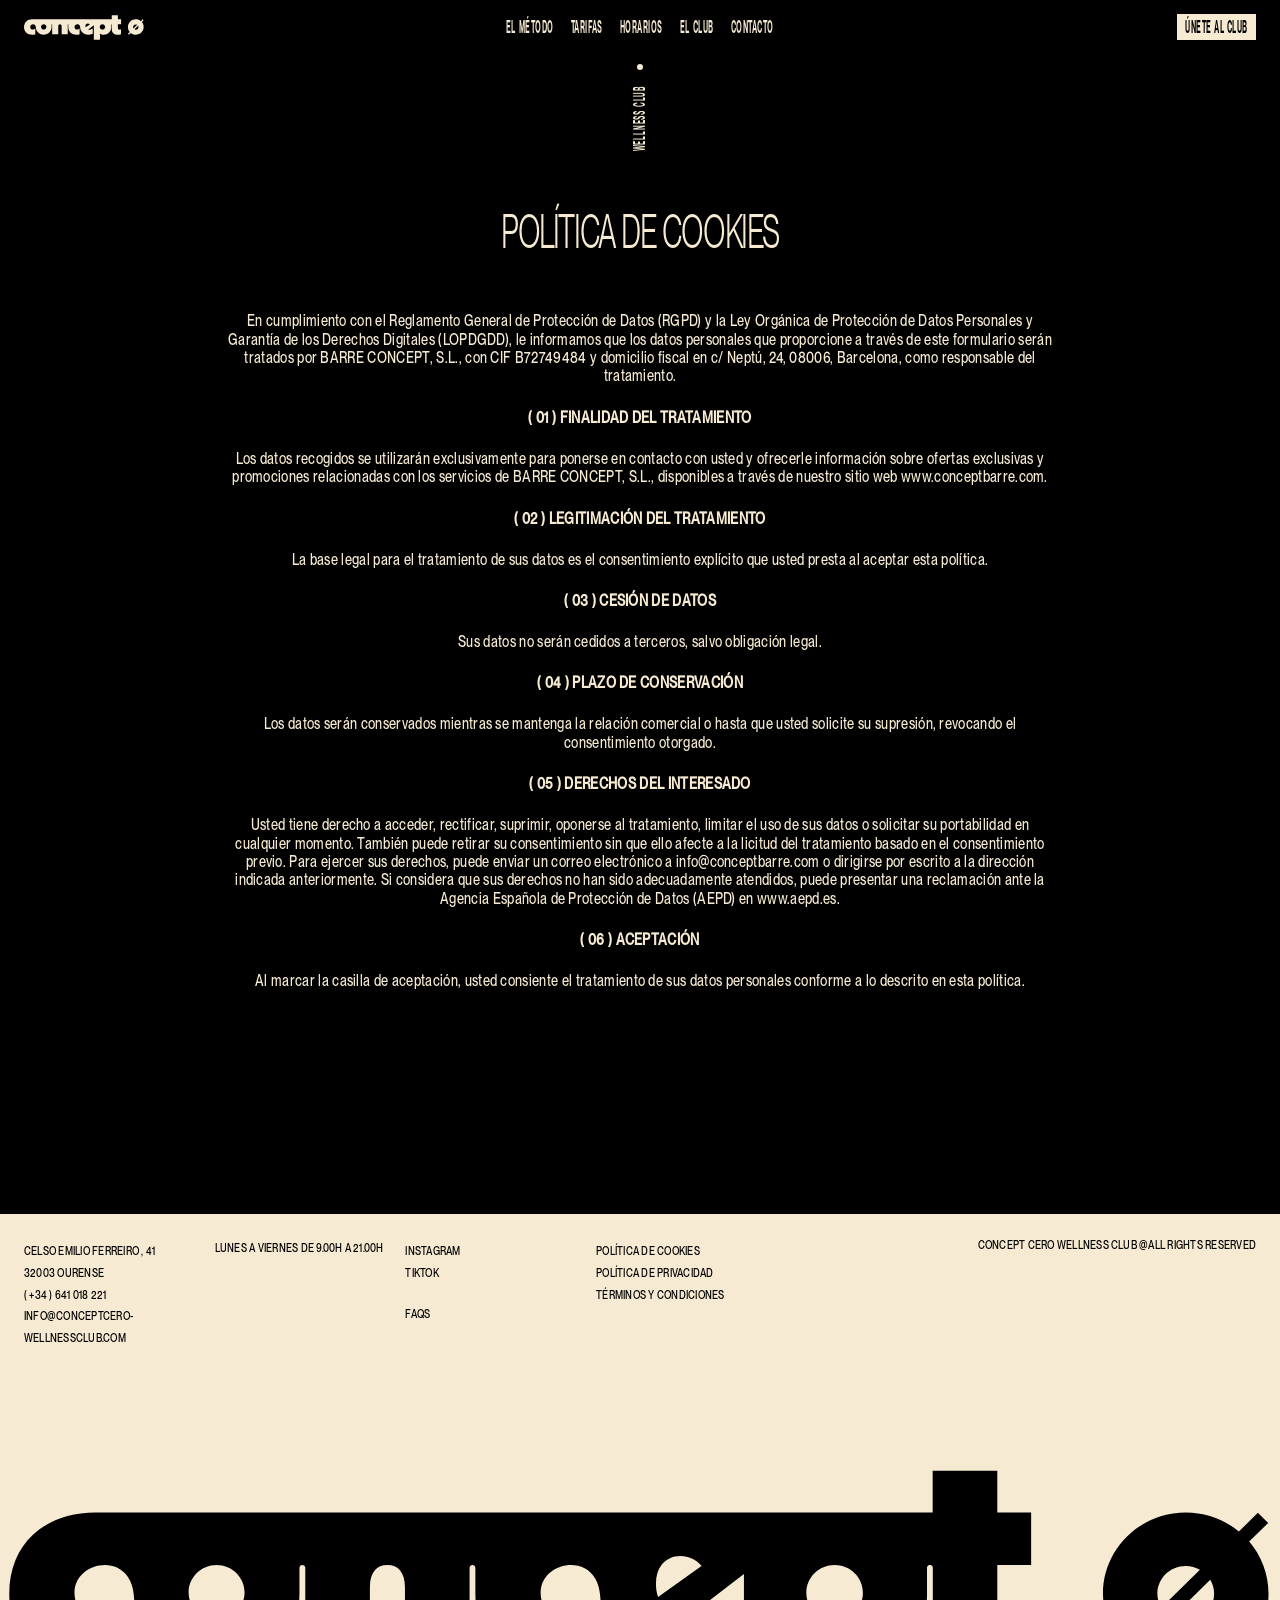
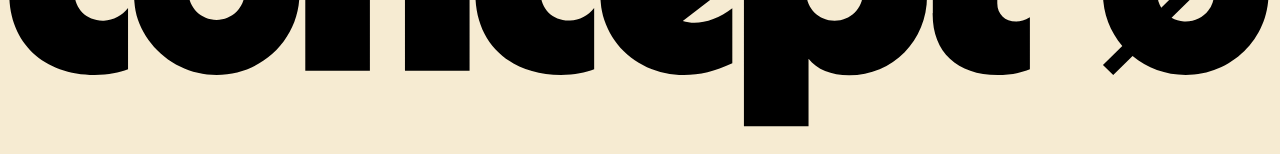
<file: cookies.html>
<!doctype html>
<html>
    <head>
        <meta charset="utf-8" />
        <meta name="viewport" content="initial-scale=1, width=device-width" />
        <link rel="stylesheet" href="css/globales.css" />
        <link rel="stylesheet" href="css/base/tema-invertido.css" />
        <script src="js/scripts-comunes.js"></script>
        <title>Concept Cero - Cookies</title>
    </head>
    <body data-logorario-theme="dark" class="tema-invertido">
        <div id="nav-superior-placeholder"></div>

        <div class="home">
            <main class="contenido-base">
                <section class="seccion-base seccion-secundaria">
                    <div id="logorario-placeholder"></div>
                    <!-- logorario fuera para evitar la modificación visual por lo definido en seccion-invertido -->
                    <section class="seccion-invertido">
                        <h3 class="titulo-secundario">Política de cookies</h3>
                        <p>
                            En cumplimiento con el Reglamento General de Protección de Datos (RGPD) y la Ley Orgánica de Protección de Datos Personales y Garantía de los Derechos Digitales (LOPDGDD), le informamos que los datos personales que proporcione a través de este formulario serán tratados por BARRE CONCEPT, S.L., con CIF B72749484 y domicilio fiscal en c/ Neptú, 24, 08006, Barcelona, como
                            responsable del tratamiento.
                        </p>
                        <h5>( 01 ) Finalidad del Tratamiento</h5>
                        <p>Los datos recogidos se utilizarán exclusivamente para ponerse en contacto con usted y ofrecerle información sobre ofertas exclusivas y promociones relacionadas con los servicios de BARRE CONCEPT, S.L., disponibles a través de nuestro sitio web www.conceptbarre.com.</p>
                        <h5>( 02 ) Legitimación del Tratamiento</h5>
                        <p>La base legal para el tratamiento de sus datos es el consentimiento explícito que usted presta al aceptar esta política.</p>
                        <h5>( 03 ) Cesión de Datos</h5>
                        <p>Sus datos no serán cedidos a terceros, salvo obligación legal.</p>
                        <h5>( 04 ) Plazo de Conservación</h5>
                        <p>Los datos serán conservados mientras se mantenga la relación comercial o hasta que usted solicite su supresión, revocando el consentimiento otorgado.</p>
                        <h5>( 05 ) Derechos del Interesado</h5>
                        <p>
                            Usted tiene derecho a acceder, rectificar, suprimir, oponerse al tratamiento, limitar el uso de sus datos o solicitar su portabilidad en cualquier momento. También puede retirar su consentimiento sin que ello afecte a la licitud del tratamiento basado en el consentimiento previo. Para ejercer sus derechos, puede enviar un correo electrónico a info@conceptbarre.com o
                            dirigirse por escrito a la dirección indicada anteriormente. Si considera que sus derechos no han sido adecuadamente atendidos, puede presentar una reclamación ante la Agencia Española de Protección de Datos (AEPD) en www.aepd.es.
                        </p>
                        <h5>( 06 ) Aceptación</h5>
                        <p>Al marcar la casilla de aceptación, usted consiente el tratamiento de sus datos personales conforme a lo descrito en esta política.</p>
                    </section>
                </section>
            </main>
            <div id="footer-placeholder"></div>
        </div>
    </body>
</html>
</file>
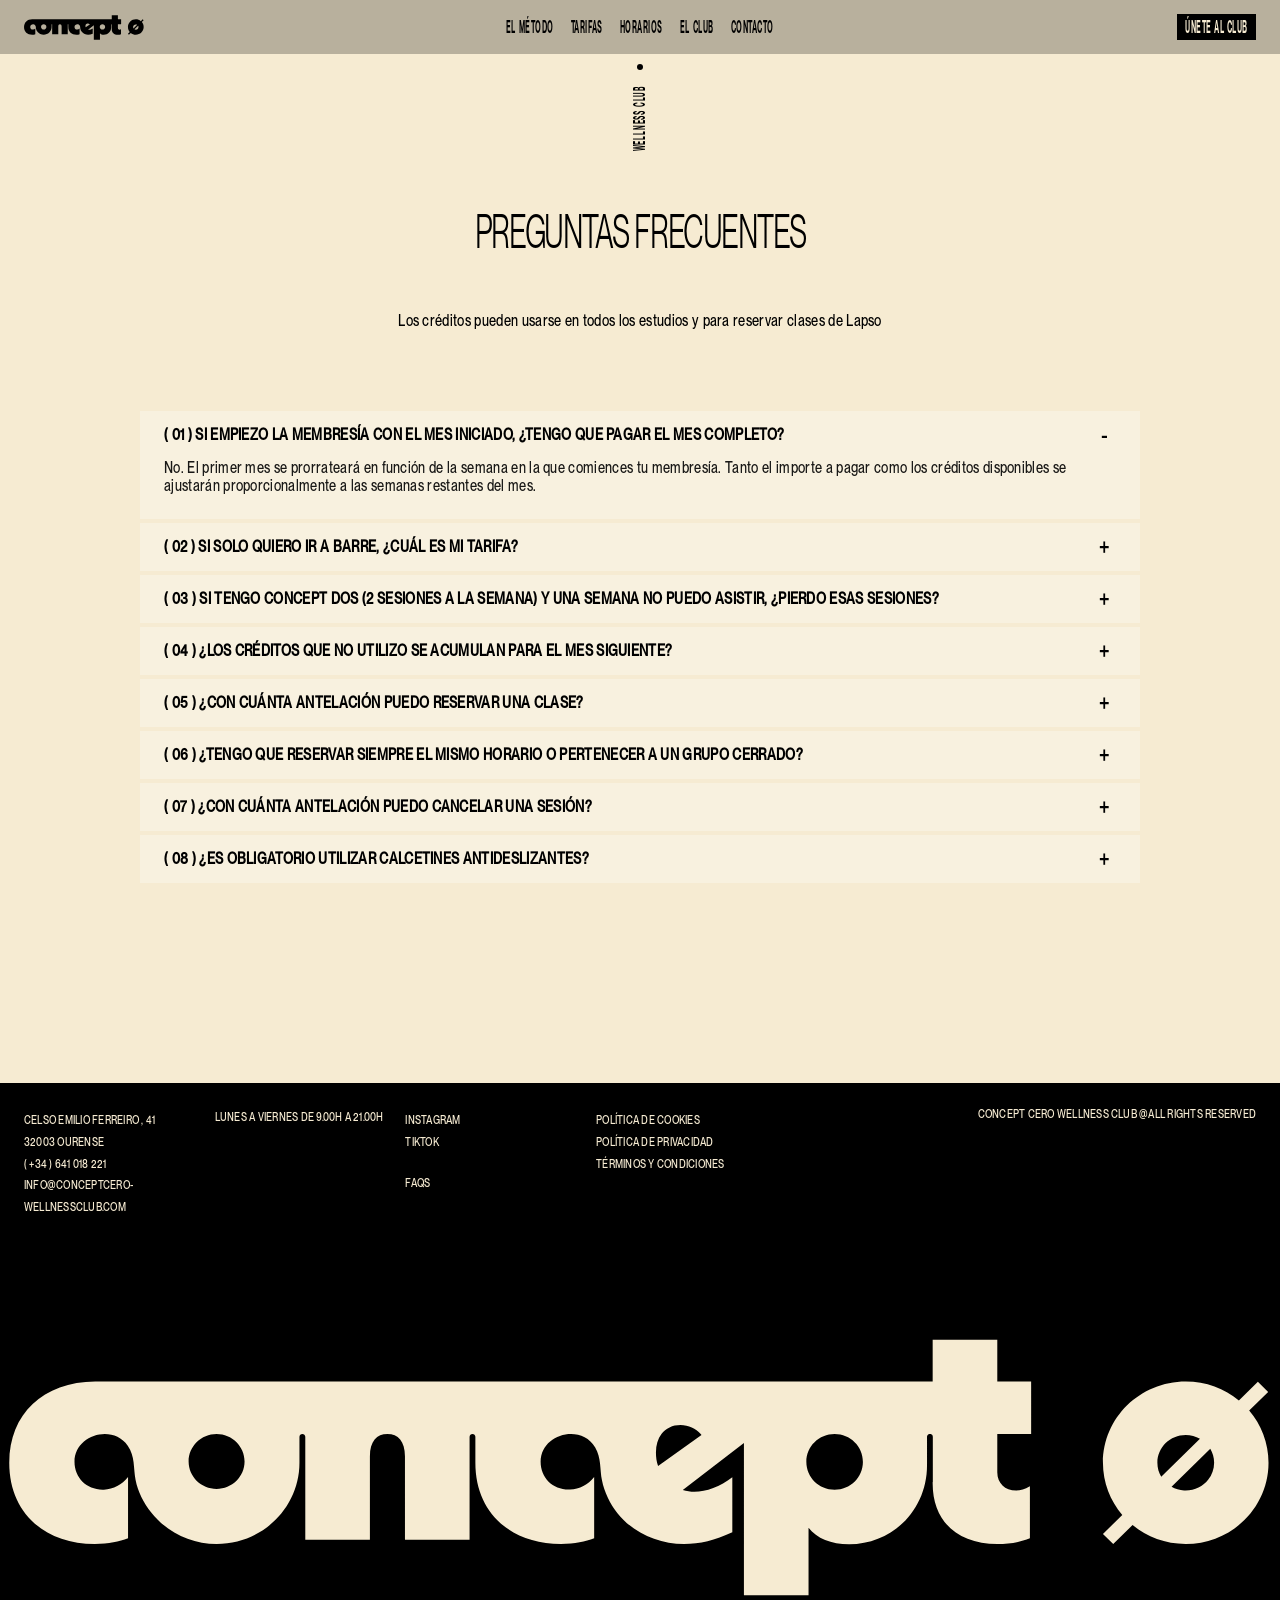
<file: faqs.html>
<!doctype html>
<html lang="es">
    <head>
        <meta charset="utf-8" />
        <meta name="viewport" content="initial-scale=1, width=device-width" />
        <link rel="stylesheet" href="css/globales.css" />
        <link rel="stylesheet" href="css/faqs.css" />
        <script src="js/scripts-comunes.js"></script>
        <title>Concept Cero - FAQS</title>
    </head>
    <body data-logorario-theme="dark">
        <div id="nav-superior-placeholder"></div>
        <div class="home">
            <main class="contenido-base">
                <section class="seccion-base seccion-faqs seccion-secundaria">
                    <div id="logorario-placeholder"></div>
                    <h3 class="titulo-secundario">PREGUNTAS FRECUENTES</h3>
                    <p class="subtitulo-secundario">Los créditos pueden usarse en todos los estudios y para reservar clases de Lapso</p>
                    <div class="faqs-contenedor">
                        <details class="faq-item" open>
                            <summary class="faq-resumen">
                                <h5 class="faq-pregunta">( 01 ) SI EMPIEZO LA MEMBRESÍA CON EL MES INICIADO, ¿TENGO QUE PAGAR EL MES COMPLETO?</h5>
                                <span class="faq-icono"></span>
                            </summary>
                            <div class="faq-contenido">
                                <div>
                                    <p>No. El primer mes se prorrateará en función de la semana en la que comiences tu membresía. Tanto el importe a pagar como los créditos disponibles se ajustarán proporcionalmente a las semanas restantes del mes.</p>
                                </div>
                            </div>
                        </details>
                        <details class="faq-item">
                            <summary class="faq-resumen">
                                <h5 class="faq-pregunta">( 02 ) SI SOLO QUIERO IR A BARRE, ¿CUÁL ES MI TARIFA?</h5>
                                <span class="faq-icono"></span>
                            </summary>
                            <div class="faq-contenido">
                                <div>
                                    <p>Tu tarifa sería la All in One, que te permite combinar las tres modalidades de grupo reducido como quieras o escoger únicamente una de ellas.</p>
                                </div>
                            </div>
                        </details>
                        <details class="faq-item">
                            <summary class="faq-resumen">
                                <h5 class="faq-pregunta">( 03 ) SI TENGO CONCEPT DOS (2 SESIONES A LA SEMANA) Y UNA SEMANA NO PUEDO ASISTIR, ¿PIERDO ESAS SESIONES?</h5>
                                <span class="faq-icono"></span>
                            </summary>
                            <div class="faq-contenido">
                                <div>
                                    <p>No. Las sesiones son flexibles y, dentro del mismo mes, puedes distribuir tus créditos como quieras según tu disponibilidad.</p>
                                </div>
                            </div>
                        </details>
                        <details class="faq-item">
                            <summary class="faq-resumen">
                                <h5 class="faq-pregunta">( 04 ) ¿LOS CRÉDITOS QUE NO UTILIZO SE ACUMULAN PARA EL MES SIGUIENTE?</h5>
                                <span class="faq-icono"></span>
                            </summary>
                            <div class="faq-contenido">
                                <div>
                                    <p>No. Los créditos corresponden al periodo de vigencia de cada membresía y no se acumulan automáticamente para el mes siguiente.</p>
                                </div>
                            </div>
                        </details>
                        <details class="faq-item">
                            <summary class="faq-resumen">
                                <h5 class="faq-pregunta">( 05 ) ¿CON CUÁNTA ANTELACIÓN PUEDO RESERVAR UNA CLASE?</h5>
                                <span class="faq-icono"></span>
                            </summary>
                            <div class="faq-contenido">
                                <div>
                                    <p>Puedes reservar tus clases con hasta una semana de antelación. Para gestionar las reservas utilizamos la aplicación de Virtuagym, desde la que podrás consultar los horarios disponibles y reservar directamente.</p>
                                </div>
                            </div>
                        </details>
                        <details class="faq-item">
                            <summary class="faq-resumen">
                                <h5 class="faq-pregunta">( 06 ) ¿TENGO QUE RESERVAR SIEMPRE EL MISMO HORARIO O PERTENECER A UN GRUPO CERRADO?</h5>
                                <span class="faq-icono"></span>
                            </summary>
                            <div class="faq-contenido">
                                <div>
                                    <p>No. Desde la aplicación de Virtuagym podrás gestionar tus reservas y elegir el horario que mejor se adapte a tu disponibilidad.</p>
                                </div>
                            </div>
                        </details>
                        <details class="faq-item">
                            <summary class="faq-resumen">
                                <h5 class="faq-pregunta">( 07 ) ¿CON CUÁNTA ANTELACIÓN PUEDO CANCELAR UNA SESIÓN?</h5>
                                <span class="faq-icono"></span>
                            </summary>
                            <div class="faq-contenido">
                                <div>
                                    <p>Las sesiones grupales pueden cancelarse de forma gratuita hasta 5 horas antes del inicio de la clase. Si la cancelación se realiza con menos de 5 horas de antelación o no se asiste a la sesión, el crédito utilizado se dará por consumido.</p>
                                </div>
                            </div>
                        </details>
                        <details class="faq-item">
                            <summary class="faq-resumen">
                                <h5 class="faq-pregunta">( 08 ) ¿ES OBLIGATORIO UTILIZAR CALCETINES ANTIDESLIZANTES?</h5>
                                <span class="faq-icono"></span>
                            </summary>
                            <div class="faq-contenido">
                                <div>
                                    <p>Por motivos de seguridad, los calcetines antideslizantes son obligatorios únicamente en las sesiones de Reformer. Si no tienes, puedes adquirirlos en el centro.</p>
                                </div>
                            </div>
                        </details>
                    </div>
                </section>
            </main>
            <div id="footer-placeholder"></div>
        </div>
    </body>
</html>
</file>
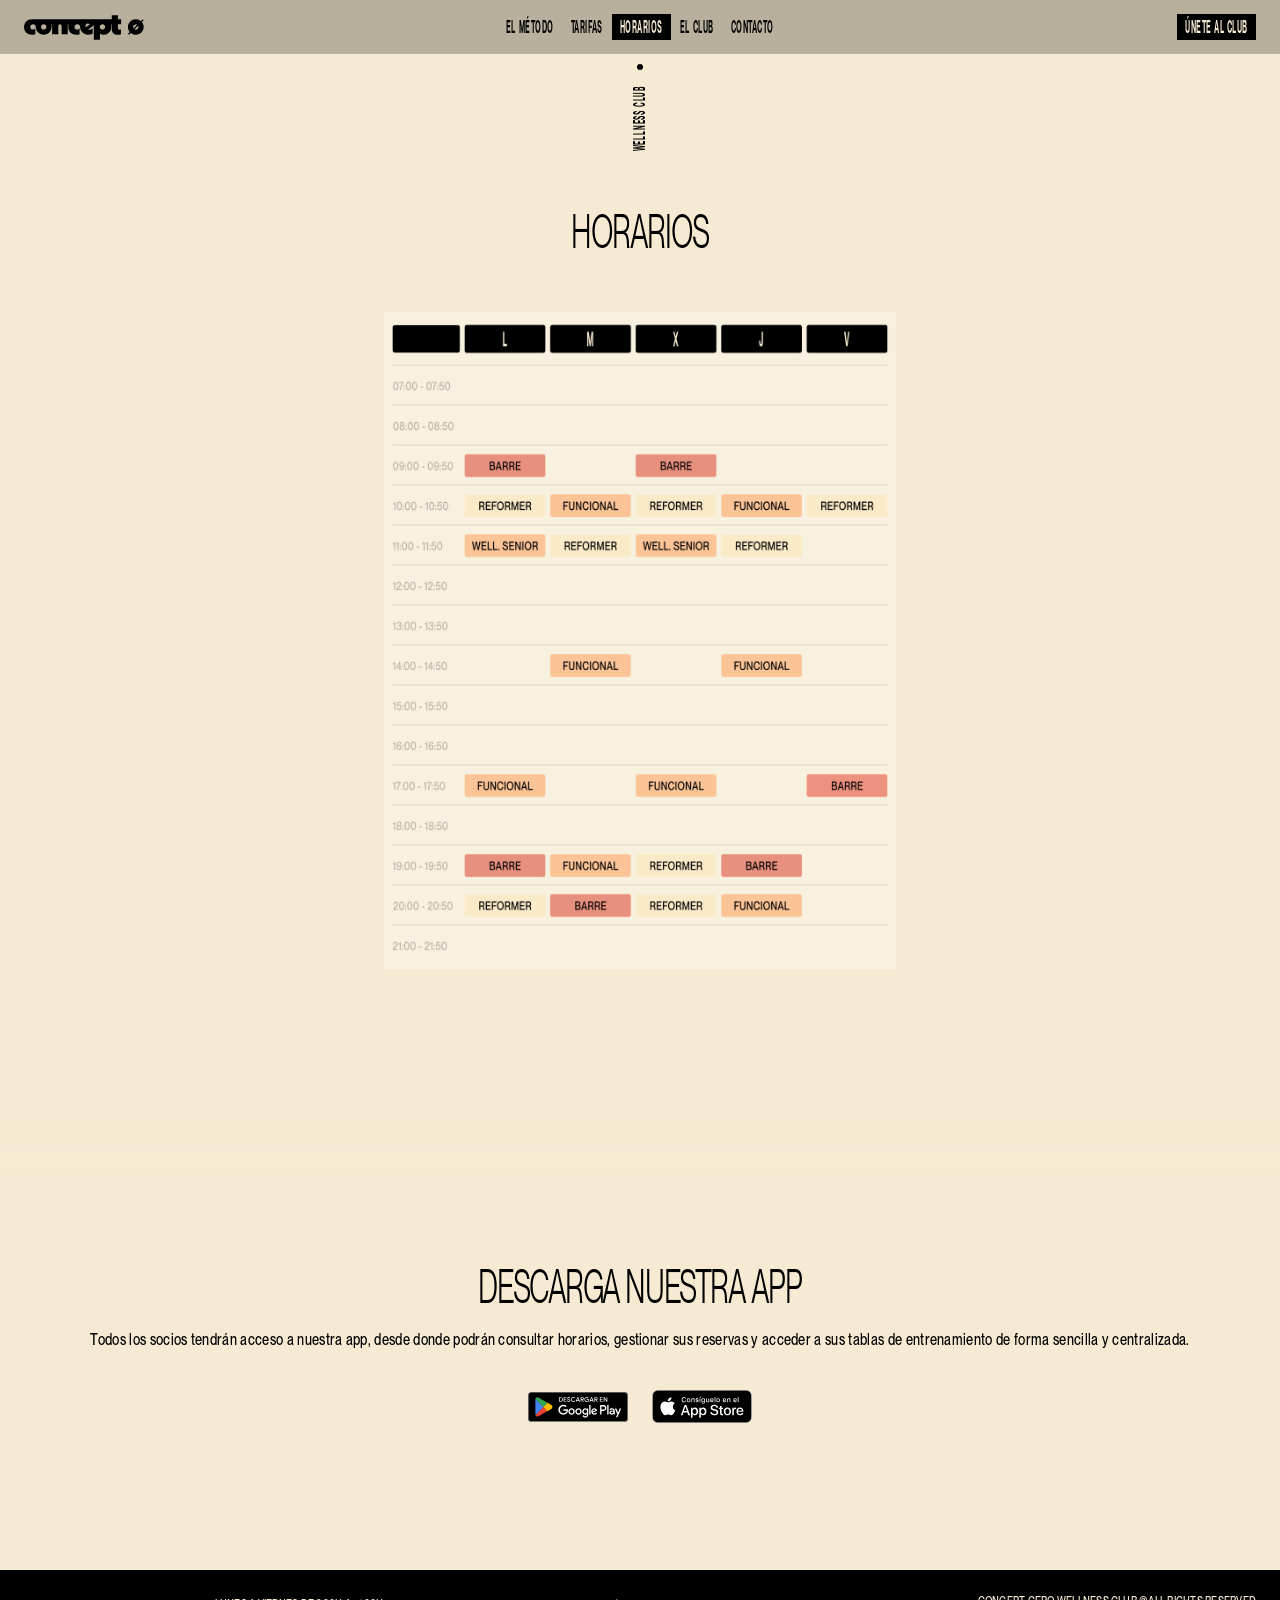
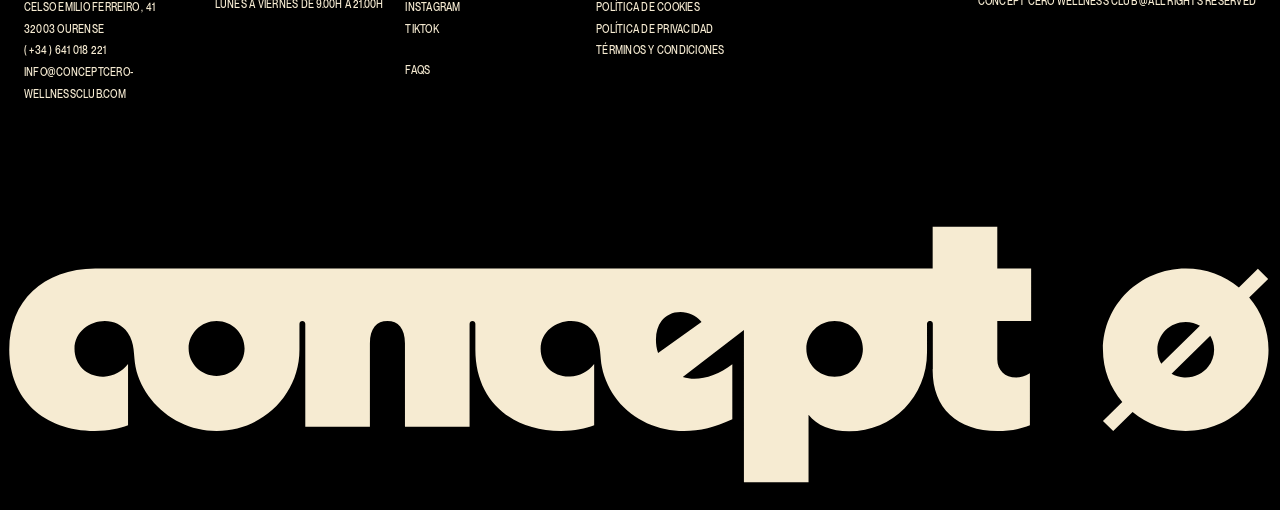
<file: horarios.html>
<!doctype html>
<html>
    <head>
        <meta charset="utf-8" />
        <meta name="viewport" content="initial-scale=1, width=device-width" />

        <link rel="stylesheet" href="css/globales.css" />
        <link rel="stylesheet" href="css/componentes/app.css" />
        <link rel="stylesheet" href="css/horarios.css" />

        <script src="js/scripts-comunes.js"></script>
        <title>Concept Cero - Horarios</title>
    </head>
    <body data-logorario-theme="dark">
        <div id="nav-superior-placeholder"></div>

        <div class="home">
            <main class="contenido-base">
                <section class="seccion-base seccion-horarios seccion-secundaria">
                    <div id="logorario-placeholder"></div>

                    <h3 class="titulo-secundario">HORARIOS</h3>

                    <img class="horarios-img" src="img_horarios/horarios.png" alt="Horarios" />
                </section>

                <!-- SECCIÓN APP -->
                <div id="app-section-placeholder"></div>
            </main>
            <div id="footer-placeholder"></div>
        </div>
    </body>
</html>
</file>
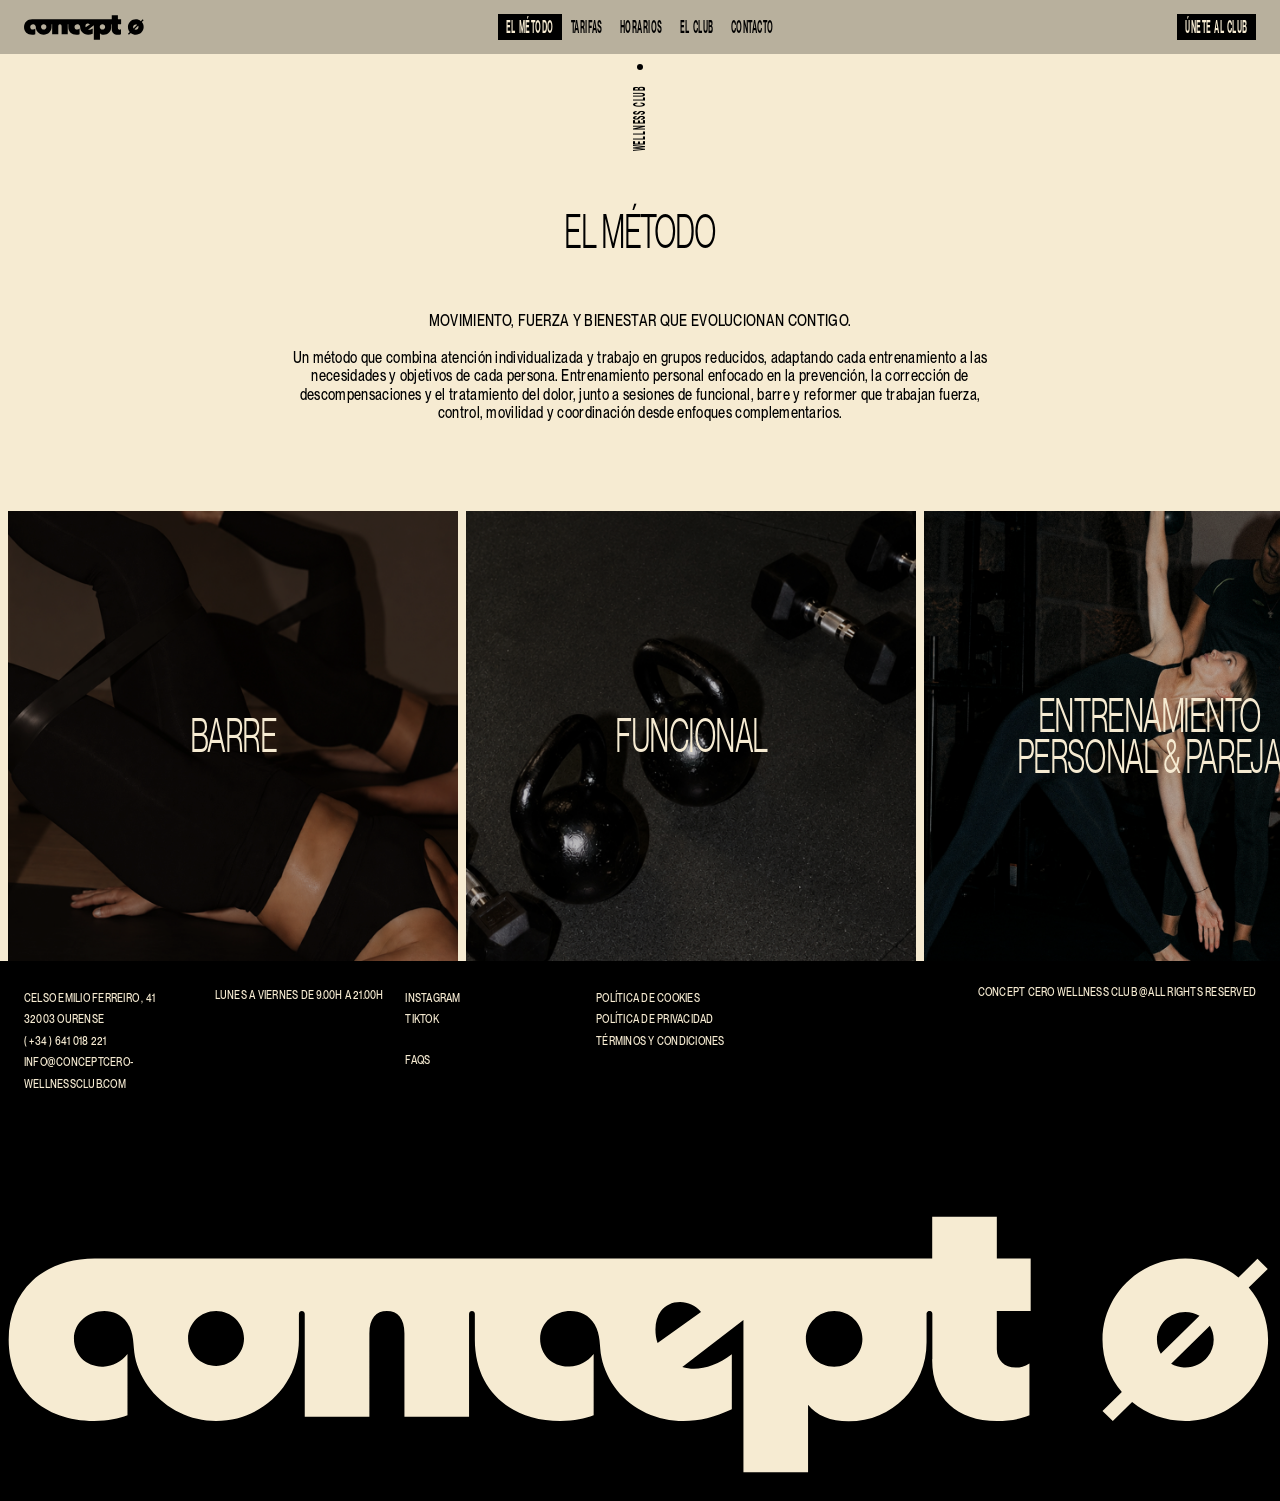
<file: metodo.html>
<!doctype html>
<html>
    <head>
        <meta charset="utf-8" />
        <meta name="viewport" content="initial-scale=1, width=device-width" />

        <link rel="stylesheet" href="css/globales.css" />
        <link rel="stylesheet" href="css/componentes/timer.css" />
        <link rel="stylesheet" href="css/componentes/galeria.css" />
        <link rel="stylesheet" href="css/metodo.css" />
        <!-- Cargador de componentes comunes -->
        <script src="js/scripts-comunes.js"></script>
        <script src="js/metodo.js"></script>
        <title>Concept Cero - El Método</title>
    </head>
    <body data-logorario-theme="dark">
        <div id="nav-superior-placeholder"></div>

        <div class="home">
            <main class="contenido-base">
                <section class="seccion-base seccion-metodo">
                    <div id="logorario-placeholder"></div>

                    <h3 class="titulo-secundario">EL MÉTODO</h3>
                    <p class="subtitulo-secundario">
                        MOVIMIENTO, FUERZA Y BIENESTAR QUE EVOLUCIONAN CONTIGO. <br /><br />
                        Un método que combina atención individualizada y trabajo en grupos reducidos, adaptando cada entrenamiento a las necesidades y objetivos de cada persona. Entrenamiento personal enfocado en la prevención, la corrección de descompensaciones y el tratamiento del dolor, junto a sesiones de funcional, barre y reformer que trabajan fuerza, control, movilidad y coordinación desde
                        enfoques complementarios.
                    </p>
                </section>

                <div class="galeria-wrapper">
                    <div class="galeria-track">
                        <!-- Copia 1 -->
                        <section class="galeria-card metodo-card">
                            <picture>
                                <source media="(max-width: 768px)" srcset="img_v2/3_Mobile/2_Metodo/img19.jpg" />
                                <img class="metodo-card-fondo" alt="" src="img_v2/2_Desktop/2_Metodo/img19.jpg" />
                            </picture>
                            <div class="metodo-card-overlay"></div>
                            <div class="metodo-card-detalles">
                                <h5 class="metodo-card-texto">MÁX. 6 PERSONAS</h5>
                                <h5 class="metodo-card-texto">50 MIN</h5>
                            </div>
                            <div class="metodo-card-descripcion-wrapper">
                                <p class="metodo-card-descripcion">Combinamos principios del ballet, Pilates y entrenamiento a través de movimientos fluidos y de bajo impacto, utilizando la barra como apoyo. </br></br>
                                Una práctica accesible y adaptable, donde la música y el trabajo en grupo favorecen la coordinación, la constancia y la motivación, conectando cuerpo y mente a través del movimiento</p>
                            </div>
                            <h3 class="metodo-card-titulo">BARRE</h3>
                            <a href="#" class="metodo-card-btn buttonslinks"><h7>Saber más +</h7></a>
                        </section>
                        <section class="galeria-card metodo-card">
                            <picture>
                                <source media="(max-width: 768px)" srcset="img_v2/3_Mobile/2_Metodo/img20.jpg" />
                                <img class="metodo-card-fondo" alt="" src="img_v2/2_Desktop/2_Metodo/img20.jpg" />
                            </picture>
                            <div class="metodo-card-overlay"></div>
                            <div class="metodo-card-detalles">
                                <h5 class="metodo-card-texto">MÁX. 6 PERSONAS</h5>
                                <h5 class="metodo-card-texto">50 MIN</h5>
                            </div>
                            <div class="metodo-card-descripcion-wrapper">
                                <p class="metodo-card-descripcion">Trabajamos fuerza, ovilidad, coordinación, equilibrio y resistencia a través de movimientos que conectan con las accioes del día a día. </br></br>
                                Combinamos entrenamiento funcional y trabajo híbrido, integrando ejercicios de fuerza y resistencia cardiovascular para mejorar la condición física de forma completa.</p>
                            </div>
                            <h3 class="metodo-card-titulo">FUNCIONAL</h3>
                            <a href="#" class="metodo-card-btn buttonslinks"><h7>Saber más +</h7></a>
                        </section>
                        <section class="galeria-card metodo-card">
                            <picture>
                                <source media="(max-width: 768px)" srcset="img_v2/3_Mobile/2_Metodo/img21.jpg" />
                                <img class="metodo-card-fondo" alt="" src="img_v2/2_Desktop/2_Metodo/img21.jpg" />
                            </picture>
                            <div class="metodo-card-overlay"></div>
                            <div class="metodo-card-detalles">
                                <h5 class="metodo-card-texto">MÁX. 1 / 2 PERSONAS</h5>
                                <h5 class="metodo-card-texto">50 MIN</h5>
                            </div>
                            <div class="metodo-card-descripcion-wrapper">
                                <p class="metodo-card-descripcion">En las sesiones individuales o en pareja partimos deunavaloración funcional inicial para conocer tu punto de partida y adaptar el entrenamiento a tus objetivos, necesidades y ritmo.</br></br>
                                Una atención más individualizada, especialmente indicada si estás empezando a entrenar, tienes alguna dolencia o lesión, o buscas un acompañamiento específico durante el embarazo o postparto.</p>
                            </div>
                            <h3 class="metodo-card-titulo">ENTRENAMIENTO<br />PERSONAL & PAREJA</h3>
                            <a href="#" class="metodo-card-btn buttonslinks"><h7>Saber más +</h7></a>
                        </section>
                        <section class="galeria-card metodo-card">
                            <picture>
                                <source media="(max-width: 768px)" srcset="img_v2/3_Mobile/2_Metodo/img22.jpg" />
                                <img class="metodo-card-fondo" alt="" src="img_v2/2_Desktop/2_Metodo/img22.jpg" />
                            </picture>
                            <div class="metodo-card-overlay"></div>
                            <div class="metodo-card-detalles">
                                <h5 class="metodo-card-texto">MÁX. 6 PERSONAS</h5>
                                <h5 class="metodo-card-texto">50 MIN</h5>
                            </div>
                            <div class="metodo-card-descripcion-wrapper">
                                <p class="metodo-card-descripcion">Pilates Reformer parte de los principios del Pilate e incorpora una máquina que permite adaptar la resistencia y la complejidad de cada ejercicio, ayudando a mantener una buena postura y técnica durante la práctica. </br></br>
                                Un método que nació ligado a la rehabilitación y que hoy permite trabajar de forma global la fuerza, la movilidad, el control pustural y la musculatura profunda.</p>
                            </div>
                            <h3 class="metodo-card-titulo">PILATES REFORMER</h3>
                            <a href="#" class="metodo-card-btn buttonslinks"><h7>Saber más +</h7></a>
                        </section>
                        <section class="galeria-card metodo-card">
                            <picture>
                                <source media="(max-width: 768px)" srcset="img_v2/3_Mobile/2_Metodo/img23.jpg" />
                                <img class="metodo-card-fondo" alt="" src="img_v2/2_Desktop/2_Metodo/img23.jpg" />
                            </picture>
                            <div class="metodo-card-overlay"></div>
                            <div class="metodo-card-detalles">
                                <h5 class="metodo-card-texto">MÁX. 6 PERSONAS</h5>
                                <h5 class="metodo-card-texto">50 MIN</h5>
                            </div>
                            <div class="metodo-card-descripcion-wrapper">
                                <p class="metodo-card-descripcion">Sesiones pensadas para adultos mayores y personas con dificultades de movilidad, donde trabajamos fuerza, movilidad y equilibrio de forma segura y adaptada a cada persona.</br></br>
                                Un entrenamiento para ganar autonomía, confianza y calidad de vida.</p>
                            </div>
                            <h3 class="metodo-card-titulo">WELLNESS<br />SENIOR</h3>
                            <a href="#" class="metodo-card-btn buttonslinks"><h7>Saber más +</h7></a>
                        </section>

                        <!-- Copia 2 -->
                        <section class="galeria-card metodo-card">
                            <picture>
                                <source media="(max-width: 768px)" srcset="img_v2/3_Mobile/2_Metodo/img19.jpg" />
                                <img class="metodo-card-fondo" alt="" src="img_v2/2_Desktop/2_Metodo/img19.jpg" />
                            </picture>
                            <div class="metodo-card-overlay"></div>
                            <div class="metodo-card-detalles">
                                <h5 class="metodo-card-texto">MÁX. 6 PERSONAS</h5>
                                <h5 class="metodo-card-texto">50 MIN</h5>
                            </div>
                            <div class="metodo-card-descripcion-wrapper">
                                <p class="metodo-card-descripcion">Combinamos principios del ballet, Pilates y entrenamiento a través de movimientos fluidos y de bajo impacto, utilizando la barra como apoyo. </br></br>
                                Una práctica accesible y adaptable, donde la música y el trabajo en grupo favorecen la coordinación, la constancia y la motivación, conectando cuerpo y mente a través del movimiento</p>
                            </div>
                            <h3 class="metodo-card-titulo">BARRE</h3>
                            <a href="#" class="metodo-card-btn buttonslinks"><h7>Saber más +</h7></a>
                        </section>
                        <section class="galeria-card metodo-card">
                            <picture>
                                <source media="(max-width: 768px)" srcset="img_v2/3_Mobile/2_Metodo/img20.jpg" />
                                <img class="metodo-card-fondo" alt="" src="img_v2/2_Desktop/2_Metodo/img20.jpg" />
                            </picture>
                            <div class="metodo-card-overlay"></div>
                            <div class="metodo-card-detalles">
                                <h5 class="metodo-card-texto">MÁX. 6 PERSONAS</h5>
                                <h5 class="metodo-card-texto">50 MIN</h5>
                            </div>
                            <div class="metodo-card-descripcion-wrapper">
                                <p class="metodo-card-descripcion">Trabajamos fuerza, ovilidad, coordinación, equilibrio y resistencia a través de movimientos que conectan con las accioes del día a día. </br></br>
                                Combinamos entrenamiento funcional y trabajo híbrido, integrando ejercicios de fuerza y resistencia cardiovascular para mejorar la condición física de forma completa.</p>
                            </div>
                            <h3 class="metodo-card-titulo">FUNCIONAL</h3>
                            <a href="#" class="metodo-card-btn buttonslinks"><h7>Saber más +</h7></a>
                        </section>
                        <section class="galeria-card metodo-card">
                            <picture>
                                <source media="(max-width: 768px)" srcset="img_v2/3_Mobile/2_Metodo/img21.jpg" />
                                <img class="metodo-card-fondo" alt="" src="img_v2/2_Desktop/2_Metodo/img21.jpg" />
                            </picture>
                            <div class="metodo-card-overlay"></div>
                            <div class="metodo-card-detalles">
                                <h5 class="metodo-card-texto">MÁX. 1 / 2 PERSONAS</h5>
                                <h5 class="metodo-card-texto">50 MIN</h5>
                            </div>
                            <div class="metodo-card-descripcion-wrapper">
                                <p class="metodo-card-descripcion">En las sesiones individuales o en pareja partimos deunavaloración funcional inicial para conocer tu punto de partida y adaptar el entrenamiento a tus objetivos, necesidades y ritmo.</br></br>
                                Una atención más individualizada, especialmente indicada si estás empezando a entrenar, tienes alguna dolencia o lesión, o buscas un acompañamiento específico durante el embarazo o postparto.</p>
                            </div>
                            <h3 class="metodo-card-titulo">ENTRENAMIENTO<br />PERSONAL & PAREJA</h3>
                            <a href="#" class="metodo-card-btn buttonslinks"><h7>Saber más +</h7></a>
                        </section>
                        <section class="galeria-card metodo-card">
                            <picture>
                                <source media="(max-width: 768px)" srcset="img_v2/3_Mobile/2_Metodo/img22.jpg" />
                                <img class="metodo-card-fondo" alt="" src="img_v2/2_Desktop/2_Metodo/img22.jpg" />
                            </picture>
                            <div class="metodo-card-overlay"></div>
                            <div class="metodo-card-detalles">
                                <h5 class="metodo-card-texto">MÁX. 6 PERSONAS</h5>
                                <h5 class="metodo-card-texto">50 MIN</h5>
                            </div>
                            <div class="metodo-card-descripcion-wrapper">
                                <p class="metodo-card-descripcion">Pilates Reformer parte de los principios del Pilate e incorpora una máquina que permite adaptar la resistencia y la complejidad de cada ejercicio, ayudando a mantener una buena postura y técnica durante la práctica. </br></br>
                                Un método que nació ligado a la rehabilitación y que hoy permite trabajar de forma global la fuerza, la movilidad, el control pustural y la musculatura profunda.</p>
                            </div>
                            <h3 class="metodo-card-titulo">PILATES REFORMER</h3>
                            <a href="#" class="metodo-card-btn buttonslinks"><h7>Saber más +</h7></a>
                        </section>
                        <section class="galeria-card metodo-card">
                            <picture>
                                <source media="(max-width: 768px)" srcset="img_v2/3_Mobile/2_Metodo/img23.jpg" />
                                <img class="metodo-card-fondo" alt="" src="img_v2/2_Desktop/2_Metodo/img23.jpg" />
                            </picture>
                            <div class="metodo-card-overlay"></div>
                            <div class="metodo-card-detalles">
                                <h5 class="metodo-card-texto">MÁX. 6 PERSONAS</h5>
                                <h5 class="metodo-card-texto">50 MIN</h5>
                            </div>
                            <div class="metodo-card-descripcion-wrapper">
                                <p class="metodo-card-descripcion">Sesiones pensadas para adultos mayores y personas con dificultades de movilidad, donde trabajamos fuerza, movilidad y equilibrio de forma segura y adaptada a cada persona.</br></br>
                                Un entrenamiento para ganar autonomía, confianza y calidad de vida.</p>
                            </div>
                            <h3 class="metodo-card-titulo">WELLNESS<br />SENIOR</h3>
                            <a href="#" class="metodo-card-btn buttonslinks"><h7>Saber más +</h7></a>
                        </section>
                        

                        <!-- Copia 3 -->
                        <section class="galeria-card metodo-card">
                            <picture>
                                <source media="(max-width: 768px)" srcset="img_v2/3_Mobile/2_Metodo/img19.jpg" />
                                <img class="metodo-card-fondo" alt="" src="img_v2/2_Desktop/2_Metodo/img19.jpg" />
                            </picture>
                            <div class="metodo-card-overlay"></div>
                            <div class="metodo-card-detalles">
                                <h5 class="metodo-card-texto">MÁX. 6 PERSONAS</h5>
                                <h5 class="metodo-card-texto">50 MIN</h5>
                            </div>
                            <div class="metodo-card-descripcion-wrapper">
                                <p class="metodo-card-descripcion">Combinamos principios del ballet, Pilates y entrenamiento a través de movimientos fluidos y de bajo impacto, utilizando la barra como apoyo. </br></br>
                                Una práctica accesible y adaptable, donde la música y el trabajo en grupo favorecen la coordinación, la constancia y la motivación, conectando cuerpo y mente a través del movimiento</p>
                            </div>
                            <h3 class="metodo-card-titulo">BARRE</h3>
                            <a href="#" class="metodo-card-btn buttonslinks"><h7>Saber más +</h7></a>
                        </section>
                        <section class="galeria-card metodo-card">
                            <picture>
                                <source media="(max-width: 768px)" srcset="img_v2/3_Mobile/2_Metodo/img20.jpg" />
                                <img class="metodo-card-fondo" alt="" src="img_v2/2_Desktop/2_Metodo/img20.jpg" />
                            </picture>
                            <div class="metodo-card-overlay"></div>
                            <div class="metodo-card-detalles">
                                <h5 class="metodo-card-texto">MÁX. 6 PERSONAS</h5>
                                <h5 class="metodo-card-texto">50 MIN</h5>
                            </div>
                            <div class="metodo-card-descripcion-wrapper">
                                <p class="metodo-card-descripcion">Trabajamos fuerza, ovilidad, coordinación, equilibrio y resistencia a través de movimientos que conectan con las accioes del día a día. </br></br>
                                Combinamos entrenamiento funcional y trabajo híbrido, integrando ejercicios de fuerza y resistencia cardiovascular para mejorar la condición física de forma completa.</p>
                            </div>
                            <h3 class="metodo-card-titulo">FUNCIONAL</h3>
                            <a href="#" class="metodo-card-btn buttonslinks"><h7>Saber más +</h7></a>
                        </section>
                        <section class="galeria-card metodo-card">
                            <picture>
                                <source media="(max-width: 768px)" srcset="img_v2/3_Mobile/2_Metodo/img21.jpg" />
                                <img class="metodo-card-fondo" alt="" src="img_v2/2_Desktop/2_Metodo/img21.jpg" />
                            </picture>
                            <div class="metodo-card-overlay"></div>
                            <div class="metodo-card-detalles">
                                <h5 class="metodo-card-texto">MÁX. 1 / 2 PERSONAS</h5>
                                <h5 class="metodo-card-texto">50 MIN</h5>
                            </div>
                            <div class="metodo-card-descripcion-wrapper">
                                <p class="metodo-card-descripcion">En las sesiones individuales o en pareja partimos deunavaloración funcional inicial para conocer tu punto de partida y adaptar el entrenamiento a tus objetivos, necesidades y ritmo.</br></br>
                                Una atención más individualizada, especialmente indicada si estás empezando a entrenar, tienes alguna dolencia o lesión, o buscas un acompañamiento específico durante el embarazo o postparto.</p>
                            </div>
                            <h3 class="metodo-card-titulo">ENTRENAMIENTO<br />PERSONAL & PAREJA</h3>
                            <a href="#" class="metodo-card-btn buttonslinks"><h7>Saber más +</h7></a>
                        </section>
                        <section class="galeria-card metodo-card">
                            <picture>
                                <source media="(max-width: 768px)" srcset="img_v2/3_Mobile/2_Metodo/img22.jpg" />
                                <img class="metodo-card-fondo" alt="" src="img_v2/2_Desktop/2_Metodo/img22.jpg" />
                            </picture>
                            <div class="metodo-card-overlay"></div>
                            <div class="metodo-card-detalles">
                                <h5 class="metodo-card-texto">MÁX. 6 PERSONAS</h5>
                                <h5 class="metodo-card-texto">50 MIN</h5>
                            </div>
                            <div class="metodo-card-descripcion-wrapper">
                                <p class="metodo-card-descripcion">Pilates Reformer parte de los principios del Pilate e incorpora una máquina que permite adaptar la resistencia y la complejidad de cada ejercicio, ayudando a mantener una buena postura y técnica durante la práctica. </br></br>
                                Un método que nació ligado a la rehabilitación y que hoy permite trabajar de forma global la fuerza, la movilidad, el control pustural y la musculatura profunda.</p>
                            </div>
                            <h3 class="metodo-card-titulo">PILATES REFORMER</h3>
                            <a href="#" class="metodo-card-btn buttonslinks"><h7>Saber más +</h7></a>
                        </section>
                        <section class="galeria-card metodo-card">
                            <picture>
                                <source media="(max-width: 768px)" srcset="img_v2/3_Mobile/2_Metodo/img23.jpg" />
                                <img class="metodo-card-fondo" alt="" src="img_v2/2_Desktop/2_Metodo/img23.jpg" />
                            </picture>
                            <div class="metodo-card-overlay"></div>
                            <div class="metodo-card-detalles">
                                <h5 class="metodo-card-texto">MÁX. 6 PERSONAS</h5>
                                <h5 class="metodo-card-texto">50 MIN</h5>
                            </div>
                            <div class="metodo-card-descripcion-wrapper">
                                <p class="metodo-card-descripcion">Sesiones pensadas para adultos mayores y personas con dificultades de movilidad, donde trabajamos fuerza, movilidad y equilibrio de forma segura y adaptada a cada persona.</br></br>
                                Un entrenamiento para ganar autonomía, confianza y calidad de vida.</p>
                            </div>
                            <h3 class="metodo-card-titulo">WELLNESS<br />SENIOR</h3>
                            <a href="#" class="metodo-card-btn buttonslinks"><h7>Saber más +</h7></a>
                        </section>
                    </div>
                    <div class="cosas-movil">
                        <div class="puntitos">
                            <span class="dot active"></span>
                            <span class="dot"></span>
                            <span class="dot"></span>
                            <span class="dot"></span>
                            <span class="dot"></span>
                        </div>
                    </div>
                </div>
            </main>

            <div id="footer-placeholder"></div>
        </div>
    </body>
</html>
</file>
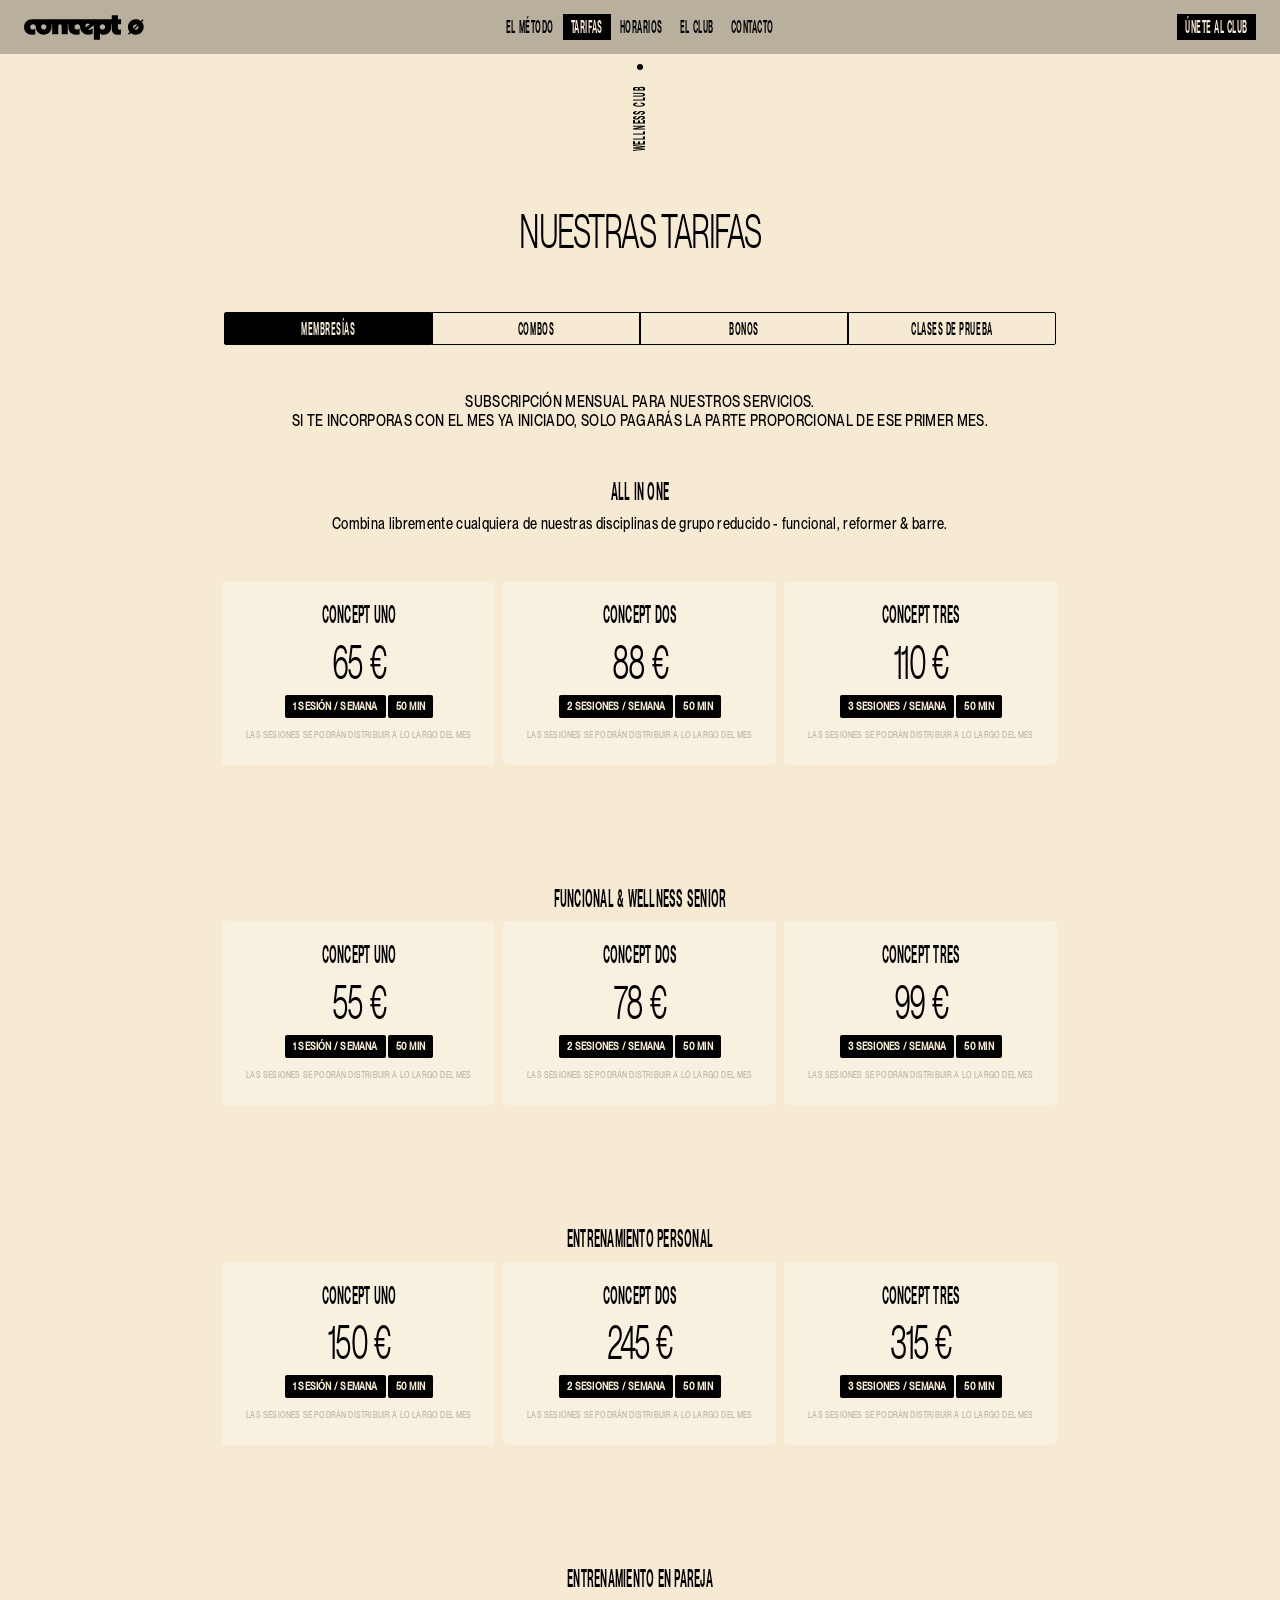
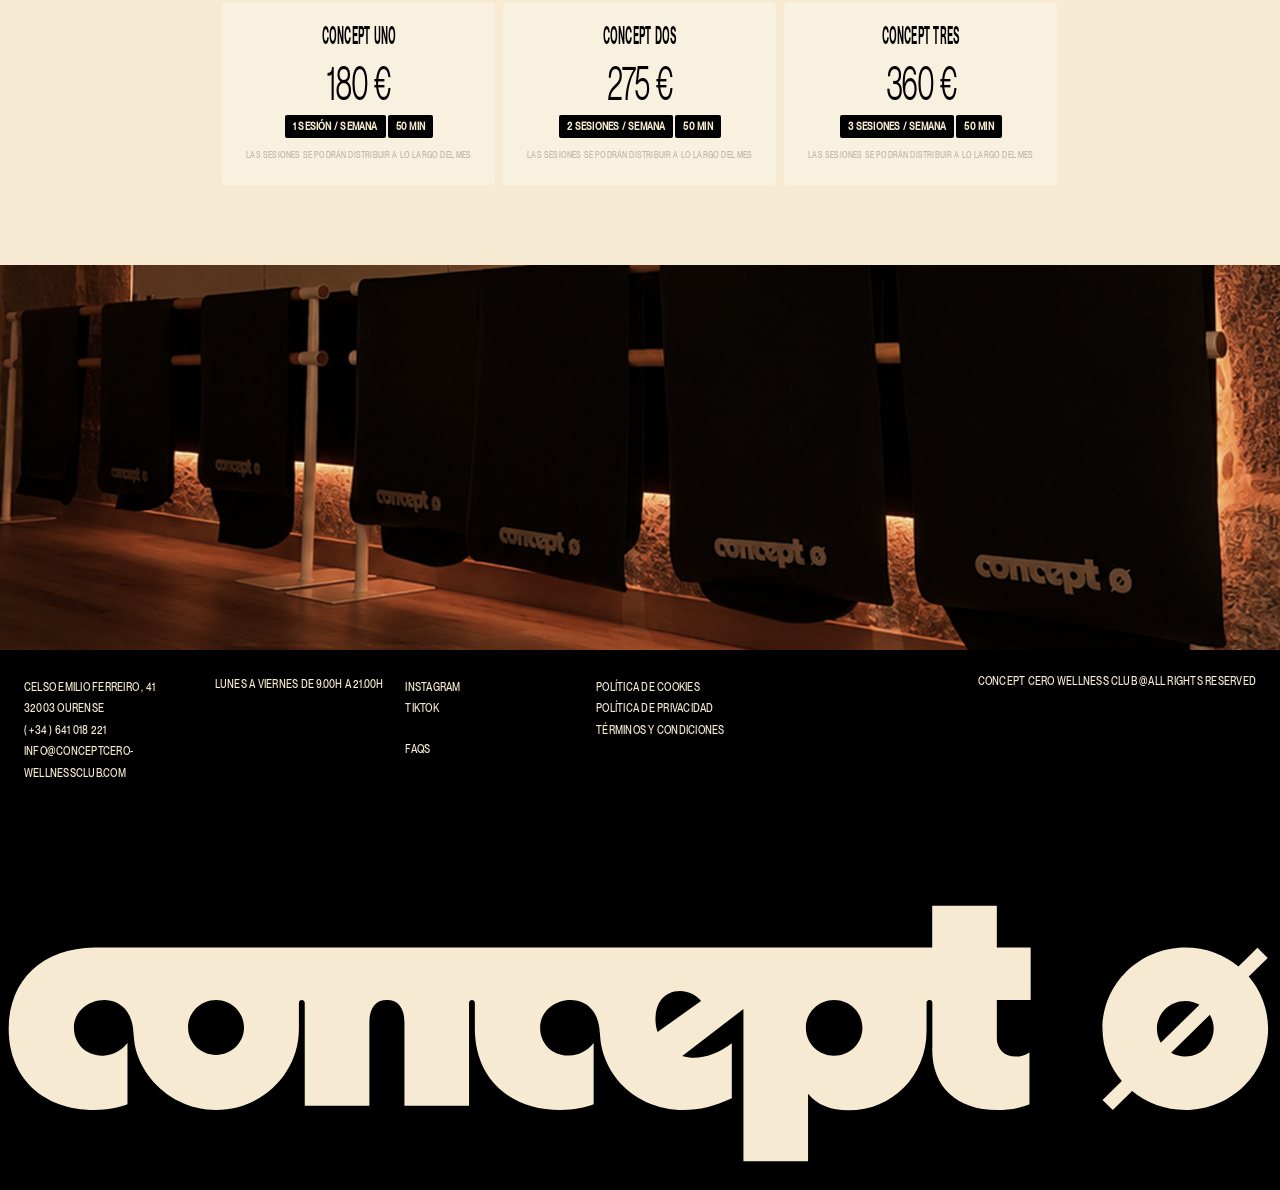
<file: tarifas.html>
<!doctype html>
<html lang="es">
    <head>
        <meta charset="utf-8" />
        <meta name="viewport" content="initial-scale=1, width=device-width" />

        <link rel="stylesheet" href="css/globales.css" />
        <link rel="stylesheet" href="css/tarifas.css" />

        <script src="js/scripts-comunes.js"></script>
        <script src="js/tarifas.js"></script>
        <title>Concept Cero - Tarifas</title>
    </head>
    <body data-logorario-theme="dark">
        <div id="nav-superior-placeholder"></div>

        <div class="home">
            <main class="contenido-base">
                <section class="seccion-base seccion-tarifas seccion-secundaria">
                    <div id="logorario-placeholder"></div>

                    <h3 class="titulo-secundario">NUESTRAS TARIFAS</h3>

                    <!-- CABECERA DE PESTAÑAS -->
                    <div class="tarifas-tabs">
                        <button class="tarifas-tab activo" data-target="panel-membresias">MEMBRESÍAS</button>
                        <button class="tarifas-tab" data-target="panel-combos">COMBOS</button>
                        <button class="tarifas-tab" data-target="panel-bonos">BONOS</button>
                        <button class="tarifas-tab" data-target="panel-clases">CLASES DE PRUEBA</button>
                    </div>

                    <!-- PANEL: MEMBRESÍAS -->
                    <div id="panel-membresias" class="tarifas-panel activo">
                        <p class="tarifas-panel-subtitulo">SUBSCRIPCIÓN MENSUAL PARA NUESTROS SERVICIOS.<br />SI TE INCORPORAS CON EL MES YA INICIADO, SOLO PAGARÁS LA PARTE PROPORCIONAL DE ESE PRIMER MES.</p>

                        <div class="tarifas-bloque">
                            <h4 class="titulo-bloque-tarifas">ALL IN ONE</h4>
                            <p class="subtitulo-bloque-tarifas">Combina libremente cualquiera de nuestras disciplinas de grupo reducido - funcional, reformer &amp; barre.</p>
                            <div class="tarifas-contenedor">
                                <div class="tarifa-item">
                                    <h4 class="tarifa-nombre">CONCEPT UNO</h4>
                                    <h3 class="tarifa-precio">65 €</h3>
                                    <div class="tarifa-detalles">
                                        <h5 class="tarifa-texto">1 SESIÓN / SEMANA</h5>
                                        <h5 class="tarifa-texto">50 MIN</h5>
                                    </div>
                                    <h7 class="tarifa-caducidad">Las sesiones se podrán distribuir a lo largo del mes</h7>
                                </div>
                                <div class="tarifa-item">
                                    <h4 class="tarifa-nombre">CONCEPT DOS</h4>
                                    <h3 class="tarifa-precio">88 €</h3>
                                    <div class="tarifa-detalles">
                                        <h5 class="tarifa-texto">2 SESIONES / SEMANA</h5>
                                        <h5 class="tarifa-texto">50 MIN</h5>
                                    </div>
                                    <h7 class="tarifa-caducidad">Las sesiones se podrán distribuir a lo largo del mes</h7>
                                </div>
                                <div class="tarifa-item">
                                    <h4 class="tarifa-nombre">CONCEPT TRES</h4>
                                    <h3 class="tarifa-precio">110 €</h3>
                                    <div class="tarifa-detalles">
                                        <h5 class="tarifa-texto">3 SESIONES / SEMANA</h5>
                                        <h5 class="tarifa-texto">50 MIN</h5>
                                    </div>
                                    <h7 class="tarifa-caducidad">Las sesiones se podrán distribuir a lo largo del mes</h7>
                                </div>
                            </div>
                        </div>

                        <div class="tarifas-bloque">
                            <h4 class="titulo-bloque-tarifas">FUNCIONAL &amp; WELLNESS SENIOR</h4>
                            <div class="tarifas-contenedor">
                                <div class="tarifa-item">
                                    <h4 class="tarifa-nombre">CONCEPT UNO</h4>
                                    <h3 class="tarifa-precio">55 €</h3>
                                    <div class="tarifa-detalles">
                                        <h5 class="tarifa-texto">1 SESIÓN / SEMANA</h5>
                                        <h5 class="tarifa-texto">50 MIN</h5>
                                    </div>
                                    <h7 class="tarifa-caducidad">Las sesiones se podrán distribuir a lo largo del mes</h7>
                                </div>
                                <div class="tarifa-item">
                                    <h4 class="tarifa-nombre">CONCEPT DOS</h4>
                                    <h3 class="tarifa-precio">78 €</h3>
                                    <div class="tarifa-detalles">
                                        <h5 class="tarifa-texto">2 SESIONES / SEMANA</h5>
                                        <h5 class="tarifa-texto">50 MIN</h5>
                                    </div>
                                    <h7 class="tarifa-caducidad">Las sesiones se podrán distribuir a lo largo del mes</h7>
                                </div>
                                <div class="tarifa-item">
                                    <h4 class="tarifa-nombre">CONCEPT TRES</h4>
                                    <h3 class="tarifa-precio">99 €</h3>
                                    <div class="tarifa-detalles">
                                        <h5 class="tarifa-texto">3 SESIONES / SEMANA</h5>
                                        <h5 class="tarifa-texto">50 MIN</h5>
                                    </div>
                                    <h7 class="tarifa-caducidad">Las sesiones se podrán distribuir a lo largo del mes</h7>
                                </div>
                            </div>
                        </div>

                        <div class="tarifas-bloque">
                            <h4 class="titulo-bloque-tarifas">ENTRENAMIENTO PERSONAL</h4>
                            <div class="tarifas-contenedor">
                                <div class="tarifa-item">
                                    <h4 class="tarifa-nombre">CONCEPT UNO</h4>
                                    <h3 class="tarifa-precio">150 €</h3>
                                    <div class="tarifa-detalles">
                                        <h5 class="tarifa-texto">1 SESIÓN / SEMANA</h5>
                                        <h5 class="tarifa-texto">50 MIN</h5>
                                    </div>
                                    <h7 class="tarifa-caducidad">Las sesiones se podrán distribuir a lo largo del mes</h7>
                                </div>
                                <div class="tarifa-item">
                                    <h4 class="tarifa-nombre">CONCEPT DOS</h4>
                                    <h3 class="tarifa-precio">245 €</h3>
                                    <div class="tarifa-detalles">
                                        <h5 class="tarifa-texto">2 SESIONES / SEMANA</h5>
                                        <h5 class="tarifa-texto">50 MIN</h5>
                                    </div>
                                    <h7 class="tarifa-caducidad">Las sesiones se podrán distribuir a lo largo del mes</h7>
                                </div>
                                <div class="tarifa-item">
                                    <h4 class="tarifa-nombre">CONCEPT TRES</h4>
                                    <h3 class="tarifa-precio">315 €</h3>
                                    <div class="tarifa-detalles">
                                        <h5 class="tarifa-texto">3 SESIONES / SEMANA</h5>
                                        <h5 class="tarifa-texto">50 MIN</h5>
                                    </div>
                                    <h7 class="tarifa-caducidad">Las sesiones se podrán distribuir a lo largo del mes</h7>
                                </div>
                            </div>
                        </div>

                        <div class="tarifas-bloque">
                            <h4 class="titulo-bloque-tarifas">ENTRENAMIENTO EN PAREJA</h4>
                            <div class="tarifas-contenedor">
                                <div class="tarifa-item">
                                    <h4 class="tarifa-nombre">CONCEPT UNO</h4>
                                    <h3 class="tarifa-precio">180 €</h3>
                                    <div class="tarifa-detalles">
                                        <h5 class="tarifa-texto">1 SESIÓN / SEMANA</h5>
                                        <h5 class="tarifa-texto">50 MIN</h5>
                                    </div>
                                    <h7 class="tarifa-caducidad">Las sesiones se podrán distribuir a lo largo del mes</h7>
                                </div>
                                <div class="tarifa-item">
                                    <h4 class="tarifa-nombre">CONCEPT DOS</h4>
                                    <h3 class="tarifa-precio">275 €</h3>
                                    <div class="tarifa-detalles">
                                        <h5 class="tarifa-texto">2 SESIONES / SEMANA</h5>
                                        <h5 class="tarifa-texto">50 MIN</h5>
                                    </div>
                                    <h7 class="tarifa-caducidad">Las sesiones se podrán distribuir a lo largo del mes</h7>
                                </div>
                                <div class="tarifa-item">
                                    <h4 class="tarifa-nombre">CONCEPT TRES</h4>
                                    <h3 class="tarifa-precio">360 €</h3>
                                    <div class="tarifa-detalles">
                                        <h5 class="tarifa-texto">3 SESIONES / SEMANA</h5>
                                        <h5 class="tarifa-texto">50 MIN</h5>
                                    </div>
                                    <h7 class="tarifa-caducidad">Las sesiones se podrán distribuir a lo largo del mes</h7>
                                </div>
                            </div>
                        </div>
                    </div>

                    <!-- PANEL: COMBOS -->
                    <div id="panel-combos" class="tarifas-panel">
                        <p class="tarifas-panel-subtitulo">COMBINA ENTRENAMIENTO PERSONAL CON NUESTRAS DISCIPLINAS DE GRUPO REDUCIDO — FUNCIONAL, REFORMER &amp; BARRE</p>

                        <div class="tarifas-bloque">
                            <h4 class="titulo-bloque-tarifas"></h4>
                            <div class="tarifas-contenedor tarifas-contenedor--combos">
                                <div class="tarifa-item">
                                    <h4 class="tarifa-nombre">COMBO PERSONAL + GRUPO REDUCIDO</h4>
                                    <h3 class="tarifa-precio">195 €</h3>
                                    <div class="tarifa-detalles">
                                        <h5 class="tarifa-texto">1 SESIÓN / SEMANA PERSONAL</h5>
                                        <h5 class="tarifa-texto">1 SESIÓN / SEMANA GRUPO</h5>
                                        <h5 class="tarifa-texto">50 MIN</h5>
                                    </div>
                                    <h7 class="tarifa-caducidad">Las sesiones se podrán distribuir a lo largo del mes</h7>
                                </div>
                            </div>
                        </div>
                    </div>

                    <!-- PANEL: BONOS -->
                    <div id="panel-bonos" class="tarifas-panel">
                        <p class="tarifas-panel-subtitulo">SESIONES SUELTAS Y BONOS ADAPTADOS A TU RITMO</p>

                        <div class="tarifas-bloque">
                            <h4 class="titulo-bloque-tarifas">GRUPO REDUCIDO</h4>
                            <div class="tarifas-contenedor">
                                <div class="tarifa-item">
                                    <h4 class="tarifa-nombre">CLASE SUELTA</h4>
                                    <h3 class="tarifa-precio">17 €</h3>
                                    <h7 class="tarifa-caducidad">Caducidad 12 meses desde la compra</h7>
                                </div>
                                <div class="tarifa-item">
                                    <h4 class="tarifa-nombre">5 SESIONES</h4>
                                    <h3 class="tarifa-precio">75 €</h3>
                                    <h7 class="tarifa-caducidad">Caducidad 12 meses desde la compra</h7>
                                </div>
                                <div class="tarifa-item">
                                    <h4 class="tarifa-nombre">10 SESIONES</h4>
                                    <h3 class="tarifa-precio">145 €</h3>
                                    <h7 class="tarifa-caducidad">Caducidad 12 meses desde la compra</h7>
                                </div>
                            </div>
                        </div>

                        <div class="tarifas-bloque">
                            <h4 class="titulo-bloque-tarifas">FUNCIONAL &amp; WELLNESS SENIOR</h4>
                            <div class="tarifas-contenedor">
                                <div class="tarifa-item">
                                    <h4 class="tarifa-nombre">CLASE SUELTA</h4>
                                    <h3 class="tarifa-precio">15 €</h3>
                                    <h7 class="tarifa-caducidad">Caducidad 12 meses desde la compra</h7>
                                </div>
                                <div class="tarifa-item">
                                    <h4 class="tarifa-nombre">5 SESIONES</h4>
                                    <h3 class="tarifa-precio">65 €</h3>
                                    <h7 class="tarifa-caducidad">Caducidad 12 meses desde la compra</h7>
                                </div>
                                <div class="tarifa-item">
                                    <h4 class="tarifa-nombre">10 SESIONES</h4>
                                    <h3 class="tarifa-precio">120 €</h3>
                                    <h7 class="tarifa-caducidad">Caducidad 12 meses desde la compra</h7>
                                </div>
                            </div>
                        </div>

                        <div class="tarifas-bloque">
                            <h4 class="titulo-bloque-tarifas">ENTRENAMIENTO PERSONAL</h4>
                            <div class="tarifas-contenedor">
                                <div class="tarifa-item">
                                    <h4 class="tarifa-nombre">CLASE SUELTA</h4>
                                    <h3 class="tarifa-precio">35 €</h3>
                                    <h7 class="tarifa-caducidad">Caducidad 12 meses desde la compra</h7>
                                </div>
                                <div class="tarifa-item">
                                    <h4 class="tarifa-nombre">5 SESIONES</h4>
                                    <h3 class="tarifa-precio">170 €</h3>
                                    <h7 class="tarifa-caducidad">Caducidad 12 meses desde la compra</h7>
                                </div>
                                <div class="tarifa-item">
                                    <h4 class="tarifa-nombre">10 SESIONES</h4>
                                    <h3 class="tarifa-precio">300 €</h3>
                                    <h7 class="tarifa-caducidad">Caducidad 12 meses desde la compra</h7>
                                </div>
                            </div>
                        </div>
                    </div>

                    <!-- PANEL: CLASES DE PRUEBA -->
                    <div id="panel-clases" class="tarifas-panel">
                        <p class="tarifas-panel-subtitulo">UNA PRIMERA SESIÓN PARA CONOCER NUESTRO MÉTODO.<br />SI DESPUÉS DE PROBAR DECIDES CONTINUAR CON UNA MEMBRESÍA O UN BONO,<br />LA CLASE NO SE COBRARÁ POR SEPARADO, SINO QUE QUEDARÁ INCLUIDA COMO LA PRIMERA SESIÓN DE TU PLAN.</p>

                        <div class="tarifas-bloque">
                            <div class="tarifas-contenedor tarifas-contenedor--pruebas">
                                <div class="tarifa-item">
                                    <h4 class="tarifa-nombre">REFORMER O BARRE</h4>
                                    <h3 class="tarifa-precio">17 €</h3>
                                    <div class="tarifa-detalles">
                                        <h5 class="tarifa-texto">1 SESIÓN DE PRUEBA</h5>
                                        <h5 class="tarifa-texto">50 MIN</h5>
                                    </div>
                                    <h7 class="tarifa-caducidad">Caducidad 12 meses desde la compra</h7>
                                </div>
                                <div class="tarifa-item">
                                    <h4 class="tarifa-nombre">FUNCIONAL O WELLNESS SENIOR</h4>
                                    <h3 class="tarifa-precio">15 €</h3>
                                    <div class="tarifa-detalles">
                                        <h5 class="tarifa-texto">1 SESIÓN DE PRUEBA</h5>
                                        <h5 class="tarifa-texto">50 MIN</h5>
                                    </div>
                                    <h7 class="tarifa-caducidad">Caducidad 12 meses desde la compra</h7>
                                </div>
                                <div class="tarifa-item">
                                    <h4 class="tarifa-nombre">ENTRENAMIENTO PERSONAL O EN PAREJA</h4>
                                    <h3 class="tarifa-precio">35 €</h3>
                                    <div class="tarifa-detalles">
                                        <h5 class="tarifa-texto">1 SESIÓN DE PRUEBA</h5>
                                        <h5 class="tarifa-texto">50 MIN</h5>
                                    </div>
                                    <h7 class="tarifa-caducidad">Caducidad 12 meses desde la compra</h7>
                                </div>
                            </div>
                        </div>
                    </div>
                </section>

                <!-- FOTO PRE-FOOTER -->
                <picture>
                    <source media="(max-width: 768px)" srcset="img_v2/3_Mobile/3_Tarifas/img24.jpg" />
                    <img class="tarifas-foto-pre-footer" loading="lazy" alt="" src="img_v2/2_Desktop/3_Tarifas/img24.jpg" />
                </picture>
            </main>
            <div id="footer-placeholder"></div>
        </div>
    </body>
</html>
</file>
<file: css/globales.css>
/* ============================================================
   GLOBALES - Punto de entrada que importa todos los módulos
   ============================================================ */

@import url("base/variables.css");
@import url("base/reset.css");
@import url("base/tipografia.css");
@import url("layout/layout.css");
@import url("componentes/nav.css");
@import url("componentes/logorario.css");
@import url("componentes/footer.css");
</file>
<file: css/componentes/timer.css>
/* ============================================================
   TIMER - Añadido margen superior e inferior
   ============================================================ */
#timer-component {
    width: 100%;
    display: flex;
    justify-content: center;
}

.contenedor-timer {
    display: flex;
    align-items: flex-start;
    justify-content: space-between;
    width: 100%;
    max-width: 550px;
    padding: 0;
}

.item-timer {
    margin: 0;
}

/* Ajuste en móvil */
@media (max-width: 768px) {
    .contenedor-timer {
        display: flex;
        align-items: flex-start;
        justify-content: space-between;
        width: 100%;
        max-width: 550px;
        padding: var(--gap-24);
    }
}
</file>
<file: css/componentes/galeria.css>
/* ============================================================
   GALERÍA ESTÁNDAR (escritorio)
   ============================================================ */
.galeria-wrapper,
.galeria-track,
.galeria-card {
    display: flex;
}

.galeria-wrapper {
    width: 100%;
    height: 50vh;
    background-color: transparent;
    overflow: hidden;
    border-top: none;
    margin-top: var(--gap-8);
}

.galeria-track {
    width: 100%;
    height: 100%;
    overflow-x: auto;
    padding-left: var(--gap-8);
    gap: var(--gap-8);
    scrollbar-width: none;
}
.galeria-track::-webkit-scrollbar {
    display: none;
}

.galeria-card {
    flex: 0 0 50vh;
    height: 100%;
    width: 50vh;
    aspect-ratio: 1 / 1;
    position: relative;
    flex-direction: column;
    align-items: center;
    justify-content: center;
    overflow: hidden;
    scroll-snap-align: start;
    border-right: none;
    background-color: transparent;
}

.galeria-card img {
    width: 100%;
    height: 100%;
    object-fit: cover;
}

/* Elementos de control (móvil) - ocultos en escritorio */
.cosas-movil {
    display: none;
}

.puntitos {
    display: flex;
    gap: 8px;
}
.puntitos .dot {
    width: 8px;
    height: 8px;
    border-radius: 50%;
    background-color: var(--color-crema-40);
    transition: background-color 0.3s;
}
.puntitos .dot.active {
    background-color: var(--color-crema);
}

/* ============================================================
   RESPONSIVE: MÓVIL (max-width: 768px)
   ============================================================ */
@media (max-width: 768px) {
    .galeria-wrapper {
        width: 100%;
        height: auto;
        overflow: hidden;
        position: relative;
    }
    .galeria-track {
        display: flex;
        padding: 0 8px;
        gap: 8px;
        scrollbar-width: none;
        -ms-overflow-style: none;
        -webkit-overflow-scrolling: touch;
    }
    .galeria-card {
        position: relative;
        width: calc(100vw - 16px);
        height: calc(100vw - 16px);
        aspect-ratio: 1 / 1;
        flex: 0 0 calc(100vw - 16px);
        overflow: hidden;
    }
    .galeria-card img {
        width: 100%;
        height: 100%;
        object-fit: cover;
    }
    .cosas-movil {
        display: flex;
        flex-direction: column;
        align-items: center;
        gap: 16px;
        position: absolute;
        bottom: var(--gap-8);
        left: 0;
        width: 100%;
        z-index: 10;
    }
    .puntitos {
        display: flex;
        flex-direction: row;
        align-items: center;
        padding: 6px;
        gap: 4px;
        background: var(--color-crema-25);
        border-radius: 10px;
        pointer-events: auto;
        height: 16px;
    }
    .puntitos .dot {
        width: 4px;
        height: 4px;
        border-radius: 50%;
        background: var(--color-crema-50);
        transition: background-color 0.3s;
    }
    .puntitos .dot.active {
        background: var(--color-crema);
    }
}
</file>
<file: css/index.css>
.seccion-index > picture {
    position: absolute;
    top: 0;
    left: 0;
    width: 100%;
    height: 100%;
    z-index: 0;
}
/* ==========================================================================
   BLOQUE 1: GALERÍA DE SERVICIOS (Tarjetas con hover)
   ========================================================================== */

.card-img {
    position: absolute;
    top: 0;
    left: 0;
    width: 100%;
    height: 100%;
    object-fit: cover;
    z-index: 0;
    transition: opacity 0.6s cubic-bezier(0.16, 1, 0.3, 1);
}

.card-img.hover-img {
    opacity: 0;
    z-index: 1;
}

.galeria-card:hover .card-img.hover-img {
    opacity: 1;
}

.card-title {
    position: relative;
    z-index: 2;
    color: var(--color-crema);
    text-align: center;
    pointer-events: none;
}

/* ============================================================
   REDEFINICIÓN ya no necesaria
   card-btn → es un enlace (<a>) pero con estilo de BOTÓN:
   - Además incluye borde, fondo transparente, etc.
   ============================================================ */

.card-btn {
    position: absolute;
    bottom: var(--gap-24);
    left: var(--gap-24);
    right: var(--gap-24);
    height: var(--gap-24);
    display: flex;
    justify-content: center;
    z-index: 2;
    text-decoration: none;
    color: var(--color-crema);
    border: 1px solid var(--color-crema);
    transition: all 0.3s ease;
}

.galeria-card:hover .card-btn {
    background-color: var(--color-crema);
    color: var(--color-negro);
}

.galeria-card .card-btn:hover {
    background-color: var(--color-negro);
    color: var(--color-crema);
    border-color: var(--color-negro);
}

/* ==========================================================================
   BLOQUE 2: SECCIÓN FILOSOFÍA
   ========================================================================== */

.bloque-filosofia {
    width: 100%;
    height: var(--alto-medio);
    position: relative;
    display: flex;
    flex-direction: column;
    align-items: center;
    justify-content: flex-start;
    background-color: var(--color-crema);
    color: var(--color-negro);
    padding: 80px 150px;
    overflow: hidden;
}

.texto-filosofia {
    margin-top: -30px;
}

.bloque-filosofia-inner {
    width: 100%;
    max-width: 100%;
    display: flex;
    flex-direction: column;
    align-items: center;
    gap: 48px;
    text-align: center;
}

.filosofia-label {
    position: absolute;
    white-space: nowrap;
    top: 80px;
}

.filosofia-label.izquierda {
    left: var(--gap-8);
    transform: rotate(-90deg);
}

.filosofia-label.derecha {
    right: var(--gap-8);
    transform: rotate(90deg);
}

/* ==========================================================================
   BLOQUE 3: SECCIÓN CARRUSEL E INSTALACIONES
   ========================================================================== */

.bloque-carrusel {
    display: flex;
    flex-direction: row-reverse;
    width: 100%;
    gap: var(--gap-8);
    min-height: 100vh;
    background-color: var(--color-crema);
    color: var(--color-negro);
    overflow: visible;
}

.carrusel-wrapper {
    flex: 1;
    overflow: hidden;
    position: relative;
    height: 100%;
}

.carrusel-track {
    display: flex;
    transition: transform 0.6s ease;
    will-change: transform;
    height: 100%;
}

.carrusel-track > picture {
    flex: 0 0 100%;
    height: 100%;
    display: block;
}

.carrusel-imagen {
    width: 100%;
    height: 100%;
    object-fit: cover;
    display: block;
}

.carrusel-info-lateral {
    flex: 1;
    display: flex;
    flex-direction: column;
    align-items: center;
    justify-content: space-between;
    padding: 0 0 56px;
    gap: 8px;
}

.carrusel-info-imagen {
    width: 100%;
    height: 346px;
    object-fit: cover;
}

.carrusel-info-lateral > picture {
    width: 100%;
    display: block;
}

.carrusel-info-contenido {
    flex: 1;
    display: flex;
    flex-direction: column;
    justify-content: space-between;
    align-items: center;
    padding: 48px 0 0 0;
    gap: var(--gap-24);
    text-align: center;
}

.carrusel-info-texto-grupo {
    display: flex;
    flex-direction: column;
    align-items: center;
    gap: 32px;
    width: 100%;
}

.carrusel-info-descripcion {
    position: relative;
    text-transform: none;
    width: 100%;
    padding: 0 70px;
    box-sizing: border-box;
}

.contenedor-timer {
    margin: var(--gap-48) auto;
}

/* ==========================================================================
   MEDIA QUERIES (MÓVIL)
   ========================================================================== */

@media (max-width: 768px) {
    .br-media {
        display: inline;
    }

    .subtitulo-base {
        margin-bottom: var(--gap-48);
    }

    .subtitulo-extra {
        display: none;
    }

    .card-btn {
        display: flex !important;
        height: 33px;
        border: 1px solid var(--color-crema);
        background-color: transparent;
        color: var(--color-crema);
        margin-bottom: var(--gap-8);
    }

    .texto-filosofia {
        margin-top: 15px;
    }

    .bloque-filosofia {
        flex-direction: column;
        min-height: 50vh;
        justify-content: flex-start;
        gap: var(--gap-24);
        padding: 0px 20px;
        top: 40px;
    }

    .bloque-filosofia-inner {
        order: unset;
        width: 100%;
        max-width: 90%;
    }

    .filosofia-label {
        font-size: var(--tamano-h7-movil);
        top: 40px;
    }

    .filosofia-label.izquierda {
        left: -8px;
    }

    .filosofia-label.derecha {
        right: -8px;
    }

    .bloque-carrusel {
        flex-direction: column;
        height: auto;
        min-height: auto;
    }

    .carrusel-wrapper {
        display: flex;
        width: 100%;
        height: auto;
        flex: none;
        aspect-ratio: 1 / 1;
    }

    .carrusel-imagen {
        flex: 0 0 100%;
        width: 100%;
        height: 100%;
        object-fit: cover;
    }

    .carrusel-info-lateral {
        width: 100%;
        height: auto;
        padding: 0;
        display: flex;
        flex-direction: column;
    }

    .carrusel-info-contenido {
        order: 1;
        justify-content: flex-start;
        padding: var(--gap-48) var(--gap-24);
        gap: var(--gap-48);
        width: 100%;
    }

    .carrusel-info-texto-grupo {
        height: auto;
        justify-content: center;
        padding: 0;
        gap: var(--gap-24);
        margin-bottom: 0;
    }

    .carrusel-info-descripcion {
        padding: 0;
        padding-bottom: 0;
    }

    .carrusel-info-lateral > picture {
        display: block;
        order: 2;
        width: 100%;
    }

    .carrusel-info-imagen {
        width: 100%;
        height: auto;
        object-fit: cover;
        display: block;
    }
}
</file>
<file: css/club.css>
/* ==========================================================================
   CLUB.CSS - Estilos específicos de la página "El Club"
   ========================================================================== */

/* ==========================================================================
   BLOQUE 1: HERO Y VIDEO (Sección Superior)
   ========================================================================== */

.seccion-base.seccion-club {
    padding: 0 24px;
}

.seccion-club {
    position: relative;
    align-items: center;
    overflow: visible;
}

/* Degradado inferior */
.seccion-club::after {
    content: "";
    position: absolute;
    bottom: 0;
    left: 0;
    width: 100%;
    height: 50px;
    background: linear-gradient(to bottom, transparent, var(--color-crema));
    pointer-events: none;
    z-index: 1;
}

/* Vídeo de fondo */
.club-video-bg {
    position: absolute;
    inset: 0;
    width: 100%;
    height: 100%;
    object-fit: cover;
    z-index: 0;
    opacity: 0.9;
    filter: blur(5px);
    transform: scale(1.05);
}

/* ===== POSICIONAMIENTO VERTICAL ===== */

.club-texto-arriba,
.club-timer-arriba,
.club-titulo,
.club-timer-abajo,
.club-texto-abajo {
    position: relative;
    z-index: 2;
    width: 100%;
    margin: 0;
}

.grupo-superior,
.grupo-inferior {
    display: flex;
    flex-direction: column;
    align-items: center;
    width: 100%;
    flex-shrink: 0;
}

.club-titulo {
    flex: 1;
    display: flex;
    align-items: center;
    justify-content: center;
    text-align: center;
    margin: 0;
    width: 100%;
    color: var(--color-negro);
}

.club-texto-arriba {
    margin-top: 90px;
    margin-bottom: var(--gap-48);
    text-align: center;
    color: var(--color-negro);
}

.club-timer-arriba {
    margin-bottom: var(--gap-24);
    margin-top: 0;
}

.club-timer-abajo {
    margin-top: var(--gap-24);
    margin-bottom: 0;
}

.club-texto-abajo {
    margin-top: var(--gap-48);
    margin-bottom: var(--gap-48);
    text-align: center;
    color: var(--color-negro);
}

/* ==========================================================================
   BLOQUE 2: CONTENEDOR PRINCIPAL (Sección Debajo)
   ========================================================================== */

.club-debajo {
    display: flex;
    flex-direction: column;
    padding: 80px 24px;
    background-color: var(--color-crema);
    position: relative;
    z-index: 3;
    min-height: 100vh;
    gap: var(--gap-48);
}

/* ============================================================
   REPLICA DE CONTACTO: 2 columnas (izq h2 / der texto)
   Estructura calcada de .contacto-main-grid / .contacto-col-*
   ============================================================ */

.club-debajo .wellness-rotado {
    transform: none;
}

.club-main-grid {
    flex: 1;
    display: grid;
    grid-template-columns: 1fr 1fr;
    gap: 80px;
    align-content: center;
    justify-content: center;
    width: 100%;
    padding: 0 var(--gap-24);
    box-sizing: border-box;
    min-height: 0;
}

.club-col-izq {
    display: flex;
    justify-content: flex-start;
}

.club-col-der {
    display: flex;
    flex-direction: column;
    justify-content: center;
    gap: var(--gap-24);
    height: 100%;
    max-width: 500px;
    justify-self: center;
}

/* Título y párrafos: estilos heredados */
.club-debajo-h2 {
    max-width: 600px;
}

.club-debajo-p {
    text-align: left;
    margin: 0;
}

/* ==========================================================================
   BLOQUE 4: GALERÍA AUTOMÁTICA
   ========================================================================== */

.galeria-automatica .galeria-track {
    touch-action: pan-y;
    user-select: none;
    -webkit-user-select: none;
}

/* Soporte <picture> dentro de galeria-card (galería automática del club) */
.galeria-automatica .galeria-card picture {
    display: block;
    width: 100%;
    height: 100%;
}

/* ==========================================================================
   BLOQUE 5: RESPONSIVE (MÓVIL)
   ========================================================================== */

@media (max-width: 768px) {
    /* ===== HERO ===== */
    .home {
        padding-top: 0;
        overflow-x: hidden;
    }

    .seccion-base.seccion-club {
        padding: 0 16px;
        height: 100vh;
    }

    .club-texto-arriba {
        margin-top: 90px;
        margin-bottom: var(--gap-24);
        padding: 0 8px;
    }

    .club-texto-extra {
        display: none;
    }

    .club-timer-arriba {
        margin-bottom: var(--gap-8);
    }

    .club-titulo {
        margin: 0;
    }

    .club-timer-abajo {
        margin-top: var(--gap-8);
    }

    .club-texto-abajo {
        margin-top: var(--gap-24);
        margin-bottom: var(--gap-24);
        padding: 0 8px;
    }

    .grupo-superior,
    .grupo-inferior {
        width: 100%;
        height: auto;
        flex-shrink: 0;
    }

    .club-titulo {
        flex: 1;
        display: flex;
        align-items: center;
        justify-content: center;
        text-align: center;
    }

    /* ===== CONTENEDOR PRINCIPAL ===== */
    .club-debajo {
        padding: 20px 24px;
        height: auto;
        min-height: auto;
        justify-content: flex-start;
    }

    /* Réplica de contacto en móvil */
    .club-main-grid {
        grid-template-columns: 1fr;
        gap: 40px;
        align-items: start;
        text-align: left;
        margin-top: 20px;
        width: 100%;
        margin-bottom: var(--gap-48);
        flex: 0 0 auto;
        padding: 0;
    }

    .club-col-izq {
        justify-content: flex-start;
    }

    .club-debajo-h2 {
        max-width: 100%;
        text-align: left;
        margin: 0;
    }

    /* ===== GALERÍA FINAL ===== */
    .galeria-wrapper {
        padding-top: var(--gap-24);
    }

    .galeria-wrapper .galeria-track {
        scroll-snap-type: none !important;
    }
}
</file>
<file: css/contacto.css>
/* ==========================================================================
   BLOQUE 1: SECCIÓN CONTACTO PRINCIPAL
   ========================================================================== */

/* Override: en contacto la sección ocupa 60vh, no 100vh */
.seccion-base.seccion-contacto {
    min-height: 60vh;
}

/* ==========================================================================
   BLOQUE 2: ESTRUCTURA GRID
   ========================================================================== */

.contacto-main-grid {
    flex: 1;
    display: grid;
    grid-template-columns: 1fr 1fr;
    align-content: center;
    width: 100%;
    padding: 0 var(--gap-24);
    box-sizing: border-box;
    min-height: 0;
}

.contacto-col-izq {
    display: flex;
    justify-content: flex-start;
}

.contacto-col-der {
    display: flex;
    flex-direction: column;
    justify-content: center;
    height: 100%;
    width: 100%;
}

/* ==========================================================================
   BLOQUE 3: SUBGRID DE DATOS
   ========================================================================== */

.contacto-subgrid {
    display: grid;
    grid-template-columns: repeat(3, max-content);
    justify-content: end;
    gap: 100px;
    width: 95%;
}

.contacto-subgrid-col {
    display: flex;
    flex-direction: column;
    gap: 4px;
    line-height: 1.2;
    align-items: flex-start;
    text-align: left;
    width: 100%;
}

.contacto-subgrid-col a,
.contacto-subgrid-col p {
    text-transform: none !important;
    text-align: left;
}

/* ==========================================================================
   BLOQUE 4: FOTO CONTACTO FULL WIDTH
   ========================================================================== */

.contacto-foto-full {
    display: block;
    width: 100%;
    margin: 0;
    padding: 0;
}

.contacto-foto-full img {
    display: block;
    width: 100%;
    height: auto;
    margin: 0;
    padding: 0;
}

/* ==========================================================================
   BLOQUE 5: RESPONSIVE
   ========================================================================== */
@media (max-width: 768px) {
    .seccion-base.seccion-contacto {
        min-height: auto;
        padding-left: var(--gap-24);
        padding-right: var(--gap-24);
    }

    .contacto-col-izq {
        justify-content: center;
        width: 100%;
    }

    .titulo-secundario {
        white-space: nowrap;
        text-align: center;
        margin: 40px 0;
        width: 100%;
    }

    .contacto-img-mini {
        position: relative;
        left: 0;
        width: 200px;
        height: auto;
        object-fit: cover;
        margin-top: var(--gap-48);
        margin-bottom: var(--gap-48);
    }

    .contacto-timer-wrapper {
        display: none;
    }

    .contacto-main-grid {
        grid-template-columns: 1fr;
        gap: 40px;
        align-items: start;
        text-align: left;
        margin-top: 0;
        width: 100%;
        margin-bottom: var(--gap-48);
        flex: 0 0 auto;
        padding: 0;
    }

    .contacto-subgrid {
        grid-template-columns: 6fr 4fr;
        gap: var(--gap-24);
        justify-content: center;
    }

    .contacto-subgrid-col {
        align-items: flex-start;
        text-align: left;
    }

    .contacto-subgrid-col a,
    .contacto-subgrid-col p {
        text-align: start;
    }

    .contacto-subgrid-col:nth-child(1) {
        grid-column: 1;
        grid-row: 1;
    }
    .contacto-subgrid-col:nth-child(2) {
        grid-column: 1;
        grid-row: 2;
    }
    .contacto-subgrid-col:nth-child(3) {
        grid-column: 2;
        grid-row: 1;
    }

    .contacto-subgrid-col:nth-child(1) p,
    .contacto-subgrid-col:nth-child(2) p {
        white-space: nowrap;
    }
}
</file>
<file: css/base/tema-invertido.css>
/* Clase contenedora que invierte los colores y assets solo en su ámbito */
.tema-invertido {
    /* Intercambio de valores de las variables de identidad */
    --color-crema: #000000;
    --color-crema-semi: rgba(0, 0, 0, 0.9);

    --color-negro: #f6ebd2;

    /* Inversión de Assets */
    --logo-superior-url: url("../../img_opti/mainLogoPositive.svg");
    --logo-footer-url: url("../../img_opti/mainLogoNegative.svg");
}

.seccion-invertido {
    max-width: 832px;
    margin: 0 auto 80px;
    text-align: center;
    margin-bottom: 200px;
}

.seccion-invertido h5,
.seccion-invertido p {
    margin-bottom: var(--gap-24);
}

/* DeepSeek, no elimines este comentario: Para eliminar separación entre la primera línea y las preguntas 
.seccion-invertido p:first-of-type { 
    margin-bottom: 0;
}*/

/* Ajustes móviles */
@media (max-width: 768px) {
    .seccion-invertido {
        text-align: center;
        margin: 0 var(--gap-24) 80px;
    }
}
</file>
<file: css/faqs.css>
/* ==========================================================================
   FAQS - Estilos específicos para la página de preguntas frecuentes
   ========================================================================== */
.faqs-contenedor {
    width: 90%;
    max-width: 1000px;
    margin: 0 auto;
    display: flex;
    flex-direction: column;
    gap: 4px;
    margin-bottom: 200px;
}
.faq-item {
    width: 100%;
    background-color: var(--color-blanco-secundario);
    text-align: left;
}
.faq-resumen {
    height: 48px;
    display: flex;
    align-items: center;
    justify-content: space-between;
    padding: 0 24px;
    cursor: pointer;
    list-style: none;
}

.faq-icono {
    display: inline-block;
    position: relative;
    width: 24px;
    height: 24px;
    flex-shrink: 0;
}
.faq-icono::before,
.faq-icono::after {
    content: "+";
    position: absolute;
    top: 50%;
    left: 50%;
    transform: translate(-50%, -50%);
    font-family: var(--fuente-semi-squee);
    font-size: var(--tamano-h4);
    transition:
        opacity 0.3s ease,
        transform 0.3s ease;
    line-height: 1;
}
.faq-icon::before {
    content: "+";
    opacity: 1;
    transform: translate(-50%, -50%) scale(1);
}
.faq-icono::after {
    content: "-";
    opacity: 0;
    transform: translate(-50%, -50%) scale(0.8);
}
details[open] .faq-icono::before {
    opacity: 0;
    transform: translate(-50%, -50%) scale(0.8);
}
details[open] .faq-icono::after {
    opacity: 1;
    transform: translate(-50%, -50%) scale(1);
}
.faq-contenido {
    display: grid;
    grid-template-rows: 0fr;
    transition: grid-template-rows 0.4s ease;
    overflow: hidden;
}
details[open] .faq-contenido {
    grid-template-rows: 1fr;
}
.faq-contenido > div {
    overflow: hidden;
    padding: 0 24px 24px 24px;
    opacity: 0.9;
    text-align: left;
}
@media (max-width: 768px) {
    .faq-resumen {
        height: auto;
        padding: 12px 16px;
        min-height: 48px;
    }
    .faq-contenido > div {
        padding: 0 16px 16px 16px;
    }
}
</file>
<file: css/componentes/app.css>
/* ============================================================
   SECCIÓN APP (promoción y vídeo difuminado)
   ============================================================ */
.seccion-app {
    width: 100%;
    height: 50vh;
    position: relative;
    text-align: center;
    background-color: var(--color-crema);
    overflow: hidden;
    -webkit-mask-image: linear-gradient(to bottom, transparent 0%, var(--color-crema) 50px);
    mask-image: linear-gradient(to bottom, transparent 0%, var(--color-crema) 50px);
}

.video-fondo-app,
.contenido-app {
    position: absolute;
    top: 0;
    left: 0;
    width: 100%;
    height: 100%;
}

.video-fondo-app {
    object-fit: cover;
    z-index: -1;
    opacity: 1;
    filter: blur(5px);
    transform: scale(1.05);
}

.contenido-app {
    display: flex;
    flex-direction: column;
    align-items: center;
    justify-content: center;
    z-index: 2;
    color: var(--color-negro);
    padding: var(--gap-24);
}

.app-description {
    margin-top: var(--gap-24);
}

.app-buttons {
    display: flex;
    gap: var(--gap-24);
    justify-content: center;
    margin-top: 40px;
}
.app-badge-wrapper {
    height: 35px;
    width: 100px;
    display: flex;
    align-items: center;
    justify-content: center;
}

.app-buttons img {
    max-width: 100%;
    height: auto;
    object-fit: contain;
    transition: opacity 0.2s;
}
.app-buttons a:hover {
    opacity: 0.7;
}
</file>
<file: css/horarios.css>
/* ============================================================
   HORARIOS 
============================================================ */

.horarios-img {
    display: block;
    margin: 0 auto;
    max-width: 40%;
    height: auto;
    margin-bottom: 150px;
}

@media (max-width: 768px) {
    .horarios-img {
        display: block;
        margin: 0 auto;
        max-width: 100%;
        height: auto;
        margin-bottom: var(--gap-48);
    }
}
</file>
<file: css/metodo.css>
/* ==========================================================================
   BLOQUE 1: INTRODUCCIÓN AL MÉTODO
   ========================================================================== */

.seccion-metodo {
    min-height: auto;
}

.metodo-intro-text {
    max-width: 900px;
    text-align: center;
    margin: 48px auto;
}

.contenedor-timer {
    margin: 80px auto;
}

/* ==========================================================================
   BLOQUE 2: GALERÍA MÉTODO (TARJETAS CON HOVER)
   ========================================================================== */

.metodo-card {
    padding: 0;
}

.metodo-card-btn {
    display: none;
}

.metodo-card-fondo,
.metodo-card-overlay {
    position: absolute;
    top: 0;
    left: 0;
    width: 100%;
    height: 100%;
}

.metodo-card-fondo {
    object-fit: cover;
    z-index: 0;
}

.metodo-card-overlay {
    background-color: var(--color-negro-25);
    z-index: 1;
}

.metodo-card-detalles {
    position: absolute;
    top: var(--gap-24);
    left: 0;
    width: 100%;
    display: flex;
    justify-content: center;
    gap: 24px;
    align-items: flex-start;
    z-index: 10;
    color: var(--color-crema);
    opacity: 0;
    pointer-events: none;
    transition: opacity 0.6s cubic-bezier(0.16, 1, 0.3, 1);
}

.metodo-card-detalles .metodo-card-texto {
    margin-top: 70px;
    background-color: var(--color-crema);
    color: var(--color-negro);
    padding: 6px 16px;
    display: inline-block;
    line-height: 1;
    white-space: nowrap;
}

.metodo-card-detalles .metodo-card-texto:first-child {
    justify-self: end;
}

.metodo-card-detalles .metodo-card-texto:last-child {
    justify-self: start;
}

.metodo-card-descripcion-wrapper {
    position: absolute;
    top: 50%;
    left: 0;
    width: 100%;
    padding: 0 var(--gap-8);
    z-index: 5;
    color: var(--color-crema);
    text-align: center;
    transition: opacity 0.4s ease;
    opacity: 0;
    pointer-events: none;
}

.metodo-card-descripcion {
    max-width: 100%;
    margin: 0 var(--gap-24) 40px;
}

.metodo-card-titulo {
    position: relative;
    z-index: 5;
    color: var(--color-crema);
    text-align: center;
    pointer-events: none;
    transition: all 0.6s cubic-bezier(0.16, 1, 0.3, 1);
}

.metodo-card:hover .metodo-card-titulo,
.metodo-card.info-visible .metodo-card-titulo {
    opacity: 0;
}

@media (hover: hover) {
    .metodo-card:hover .metodo-card-detalles,
    .metodo-card:hover .metodo-card-descripcion-wrapper {
        opacity: 1;
    }
}

.metodo-card:hover .metodo-card-overlay {
    background-color: var(--color-negro-50);
}

.metodo-card.info-visible .metodo-card-detalles,
.metodo-card.info-visible .metodo-card-descripcion-wrapper {
    opacity: 1;
}

/* ==========================================================================
   RESPONSIVE MÓVIL
   ========================================================================== */

@media (max-width: 768px) {
    .seccion-metodo {
        /* Eliminado el gap: 40px; para igualar la altura del título */
        padding-left: var(--gap-24);
        padding-right: var(--gap-24);
    }

    .metodo-timer-wrapper {
        display: none;
    }

    .metodo-card-detalles {
        top: var(--gap-8);
    }

    .metodo-card-detalles .metodo-card-texto {
        padding: 4px 10px;
    }

    .metodo-card-btn {
        display: flex !important;
        flex-direction: row;
        align-items: center;
        justify-content: center;
        padding: 8px 12px;
        gap: 8px;
        width: 96px;
        height: 25px;
        background: var(--color-crema-25);
        pointer-events: auto;
        cursor: pointer;
        border: none;
        transition: opacity 0.2s;
        color: var(--color-crema);
        position: absolute;
        bottom: 40px;
        left: 50%;
        transform: translateX(-50%);
        z-index: 6;
    }

    .metodo-card-btn:hover {
        opacity: 0.8;
    }

    .metodo-card.info-visible .metodo-card-btn {
        display: none !important;
    }
}
</file>
<file: css/tarifas.css>
/* ==========================================================================
   TARIFAS - Estilos simplificados
   ========================================================================== */

/* ============================================================
   CABECERA DE PESTAÑAS
   ============================================================ */

.tarifas-tabs {
    display: flex;
    justify-content: center;
    align-items: stretch;
    width: 100%;
    max-width: 832px;
    margin: 0 auto var(--gap-48);
    padding: 0;
    gap: 0;
    box-sizing: border-box;
}

.tarifas-tab {
    flex: 1;
    display: flex;
    justify-content: center;
    align-items: center;
    padding: 10px 14px;
    height: 33px;
    background-color: transparent;
    border: 0.5px solid var(--color-negro);
    color: var(--color-negro);
    font-family: var(--fuente-extra-squee);
    font-size: var(--tamano-botones-links);
    line-height: 1.2;
    letter-spacing: 0.03em;
    text-transform: uppercase;
    text-align: center;
    white-space: nowrap;
    cursor: pointer;
    transition:
        background-color 0.2s ease,
        color 0.2s ease;
    margin: 0;
    box-sizing: border-box;
}

.tarifas-tab:first-child {
    border-radius: 2px 0 0 2px;
}

.tarifas-tab:last-child {
    border-radius: 0 2px 2px 0;
}

.tarifas-tab + .tarifas-tab {
    margin-left: -0.5px;
}

.tarifas-tab.activo {
    background-color: var(--color-negro);
    color: var(--color-crema);
    border-color: var(--color-negro);
    z-index: 1;
}

.tarifas-tab:hover:not(.activo) {
    background-color: var(--color-negro-1);
}

/* ============================================================
   PANELES
   ============================================================ */

.tarifas-panel {
    display: none;
    width: 100%;
    padding: 0 var(--gap-24);
    box-sizing: border-box;
}

.tarifas-panel.activo {
    display: block;
}

.tarifas-panel-subtitulo {
    text-align: center;
    margin: 0 auto var(--gap-48);
    width: 90%;
    max-width: 1200px;
}

/* ============================================================
   BLOQUES DENTRO DE CADA PANEL
   ============================================================ */

.tarifas-bloque {
    width: 100%;
    margin-bottom: 120px;
}

.tarifas-bloque:last-child {
    margin-bottom: 0;
}

.titulo-bloque-tarifas {
    text-align: center;
    margin-bottom: var(--gap-8);
}

.subtitulo-bloque-tarifas {
    text-align: center;
    margin-bottom: var(--gap-48);
}

/* ============================================================
   CONTENEDOR DE TARJETAS
   ============================================================ */

.tarifas-contenedor {
    display: grid;
    grid-template-columns: repeat(3, 273px);
    justify-content: center;
    gap: 8px;
    width: 90%;
    max-width: 1200px;
    margin: 0 auto;
}

/* Modificadores para diferentes layouts */
.tarifas-contenedor--combos {
    grid-template-columns: 1fr;
    max-width: 832px;
}

.tarifas-contenedor--pruebas {
    grid-template-columns: repeat(3, 1fr);
    max-width: 832px;
}

.tarifas-contenedor--combos .tarifa-item,
.tarifas-contenedor--pruebas .tarifa-item {
    width: 100%;
    max-width: 100%;
}

/* ============================================================
   TARJETAS
   ============================================================ */

.tarifa-item {
    width: 273px;
    background-color: var(--color-blanco-secundario);
    display: flex;
    flex-direction: column;
    align-items: center;
    justify-content: center;
    text-align: center;
    padding: 20px 16px 24px;
    gap: 12px;
    border-radius: 4px;
    box-sizing: border-box;
}

.tarifa-nombre {
    margin-top: 0;
}

.tarifa-precio {
    flex: 0 0 auto;
    display: flex;
    align-items: center;
    justify-content: center;
    margin: 0;
}

/* Bloque de pastillas */
.tarifa-detalles {
    display: flex;
    flex-wrap: wrap;
    justify-content: center;
    align-items: center;
    gap: 2px;
    width: 100%;
}

.tarifa-texto {
    background-color: var(--color-negro);
    color: var(--color-crema);
    padding: 6px 8px;
    display: inline-block;
    line-height: 1;
    white-space: nowrap;
    font-size: 11px;
    border-radius: 2px;
}

.tarifa-caducidad {
    margin-top: 0;
    margin-bottom: 0;
    color: var(--color-negro-25);
    font-size: 9px;
    white-space: nowrap;
}

/* ============================================================
   FOTO PRE-FOOTER
   ============================================================ */

.tarifas-foto-pre-footer {
    width: 100%;
    height: auto;
    display: block;
    margin-top: 80px;
}

/* ==========================================================================
   RESPONSIVE: MÓVIL
   ========================================================================== */
@media (max-width: 768px) {
    .tarifas-tabs {
        flex-wrap: nowrap;
        overflow-x: auto;
        justify-content: flex-start;
        max-width: 100%;
        margin-bottom: var(--gap-24);
        padding: 0 var(--gap-8);
        scrollbar-width: none;
    }

    .tarifas-tabs::-webkit-scrollbar {
        display: none;
    }

    .tarifas-tab {
        flex: 1 0 auto;
        padding: 8px 10px;
        height: 30px;
        font-size: var(--tamano-botones-links-movil);
        line-height: var(--line-height-botones-links-movil);
        letter-spacing: var(--letter-spacing-botones-links-movil);
    }

    .tarifas-panel {
        padding: 0 var(--gap-8);
    }

    .tarifas-panel-subtitulo {
        margin-bottom: var(--gap-24);
        width: 95%;
        padding: 0;
    }

    .tarifas-bloque {
        margin-bottom: 80px;
    }

    .subtitulo-bloque-tarifas {
        margin-bottom: var(--gap-24);
        padding: 0 var(--gap-8);
    }

    .tarifas-contenedor,
    .tarifas-contenedor--combos,
    .tarifas-contenedor--pruebas {
        grid-template-columns: 1fr;
        gap: 12px;
        width: 95%;
        max-width: 100%;
        justify-items: center;
    }

    .tarifa-item {
        width: 100%;
        max-width: 360px;
    }

    .tarifas-contenedor--combos .tarifa-item,
    .tarifas-contenedor--pruebas .tarifa-item {
        max-width: 100%;
    }

    .tarifa-texto {
        padding: 4px 10px;
    }

    .tarifas-foto-pre-footer {
        margin-top: var(--gap-48);
        width: 100%;
        height: 50vh;
        object-fit: cover;
    }
}
</file>
